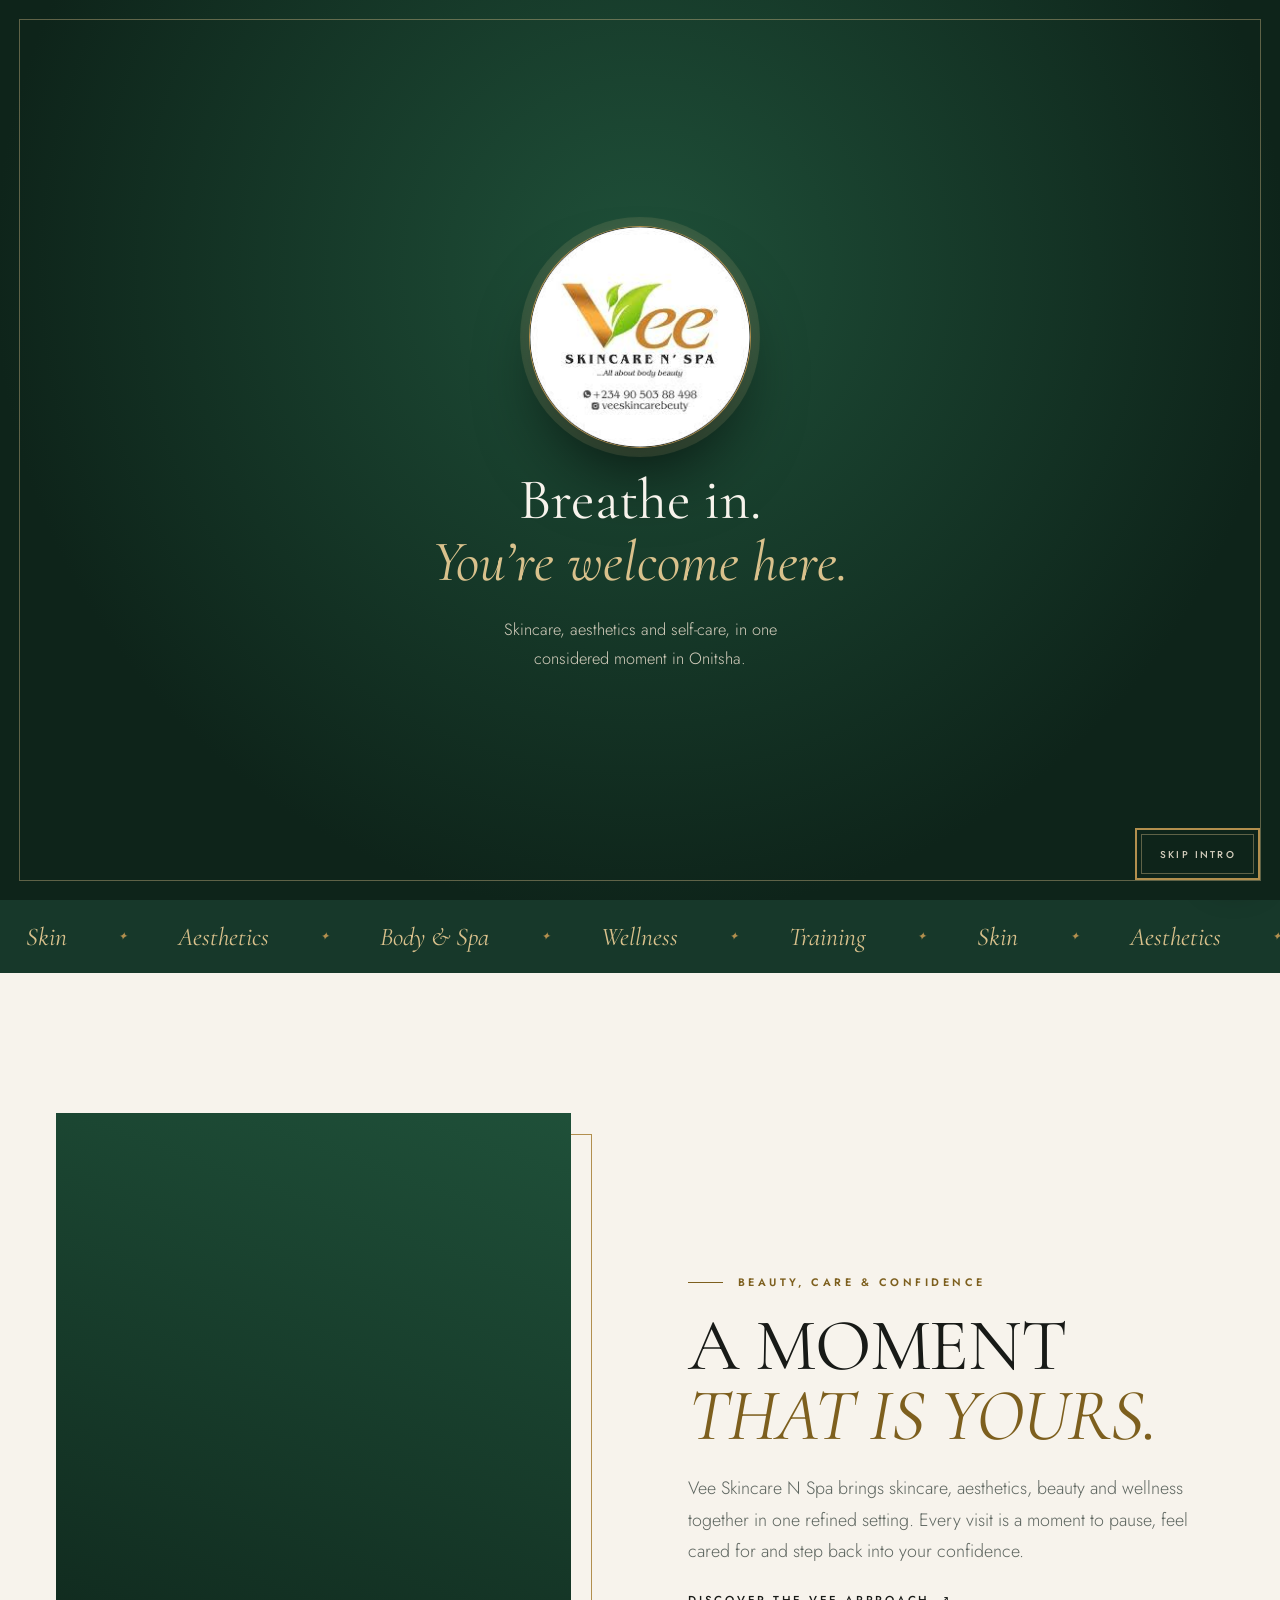
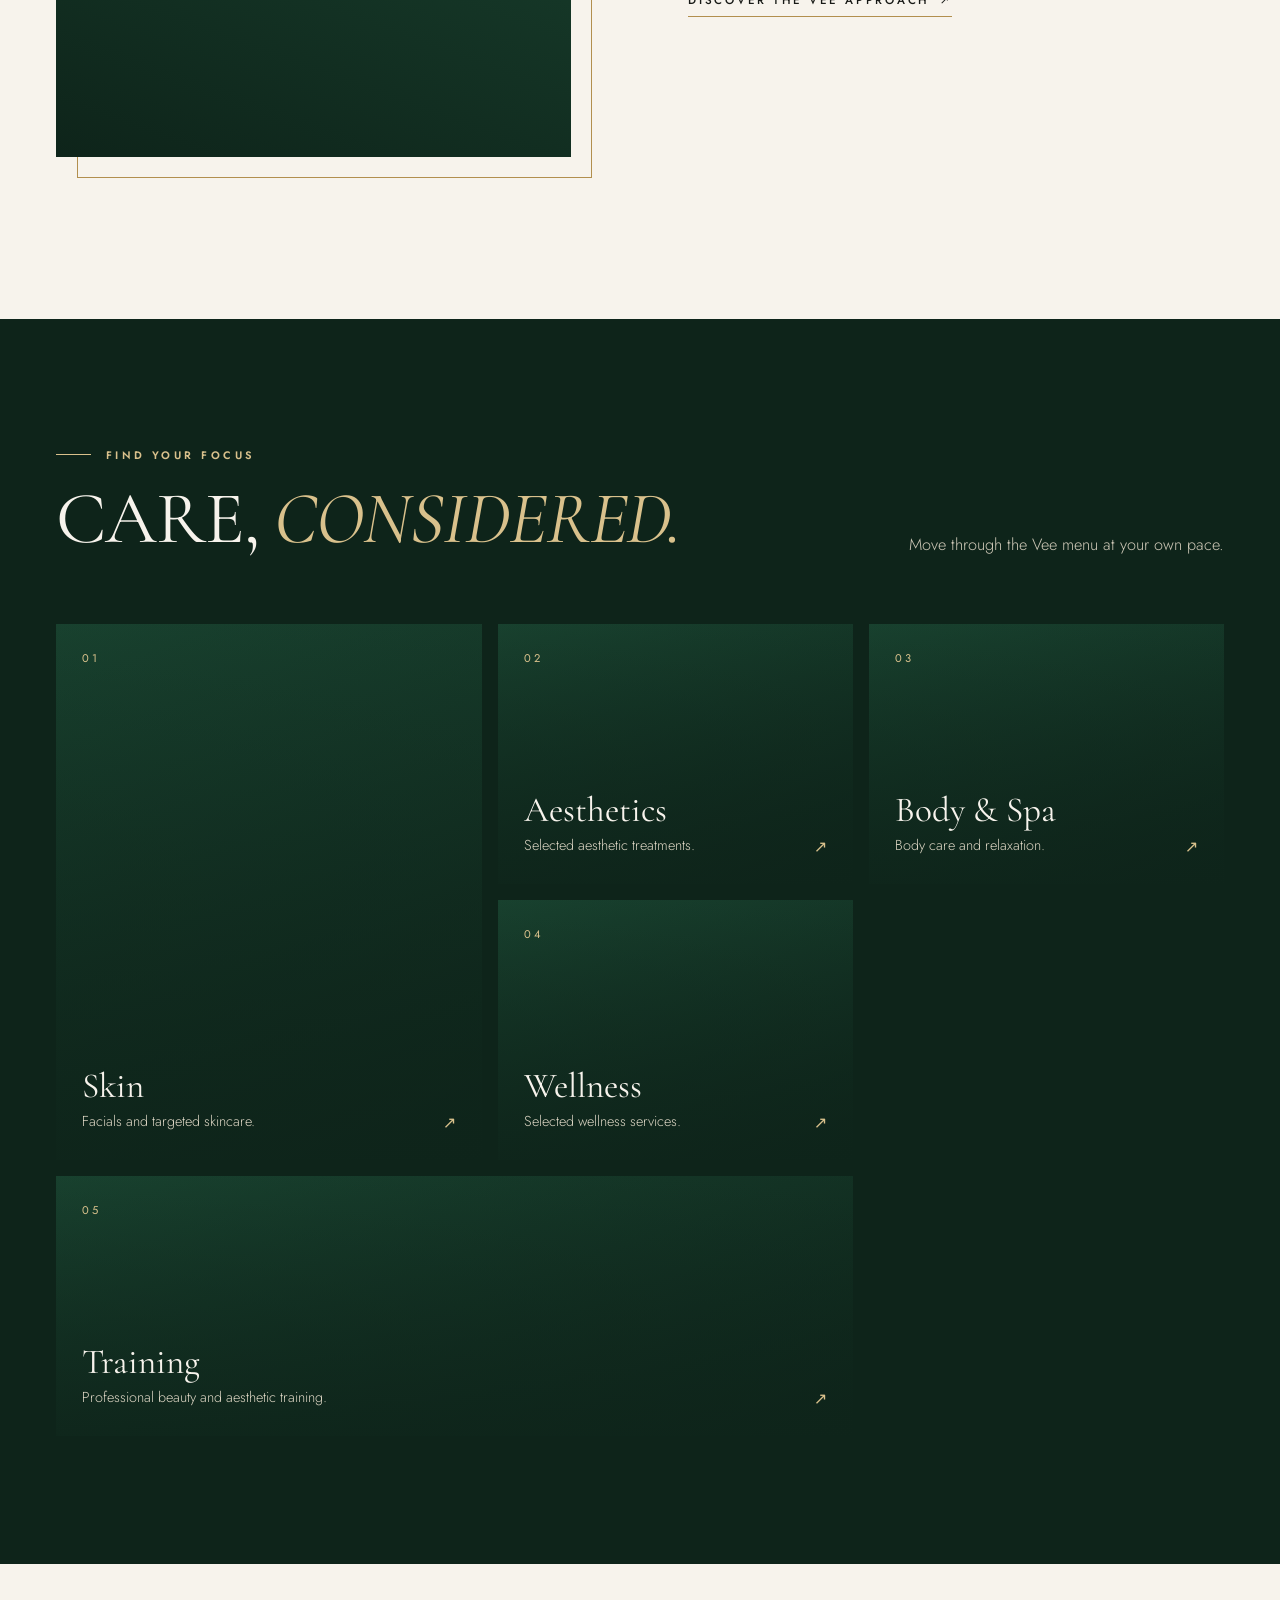
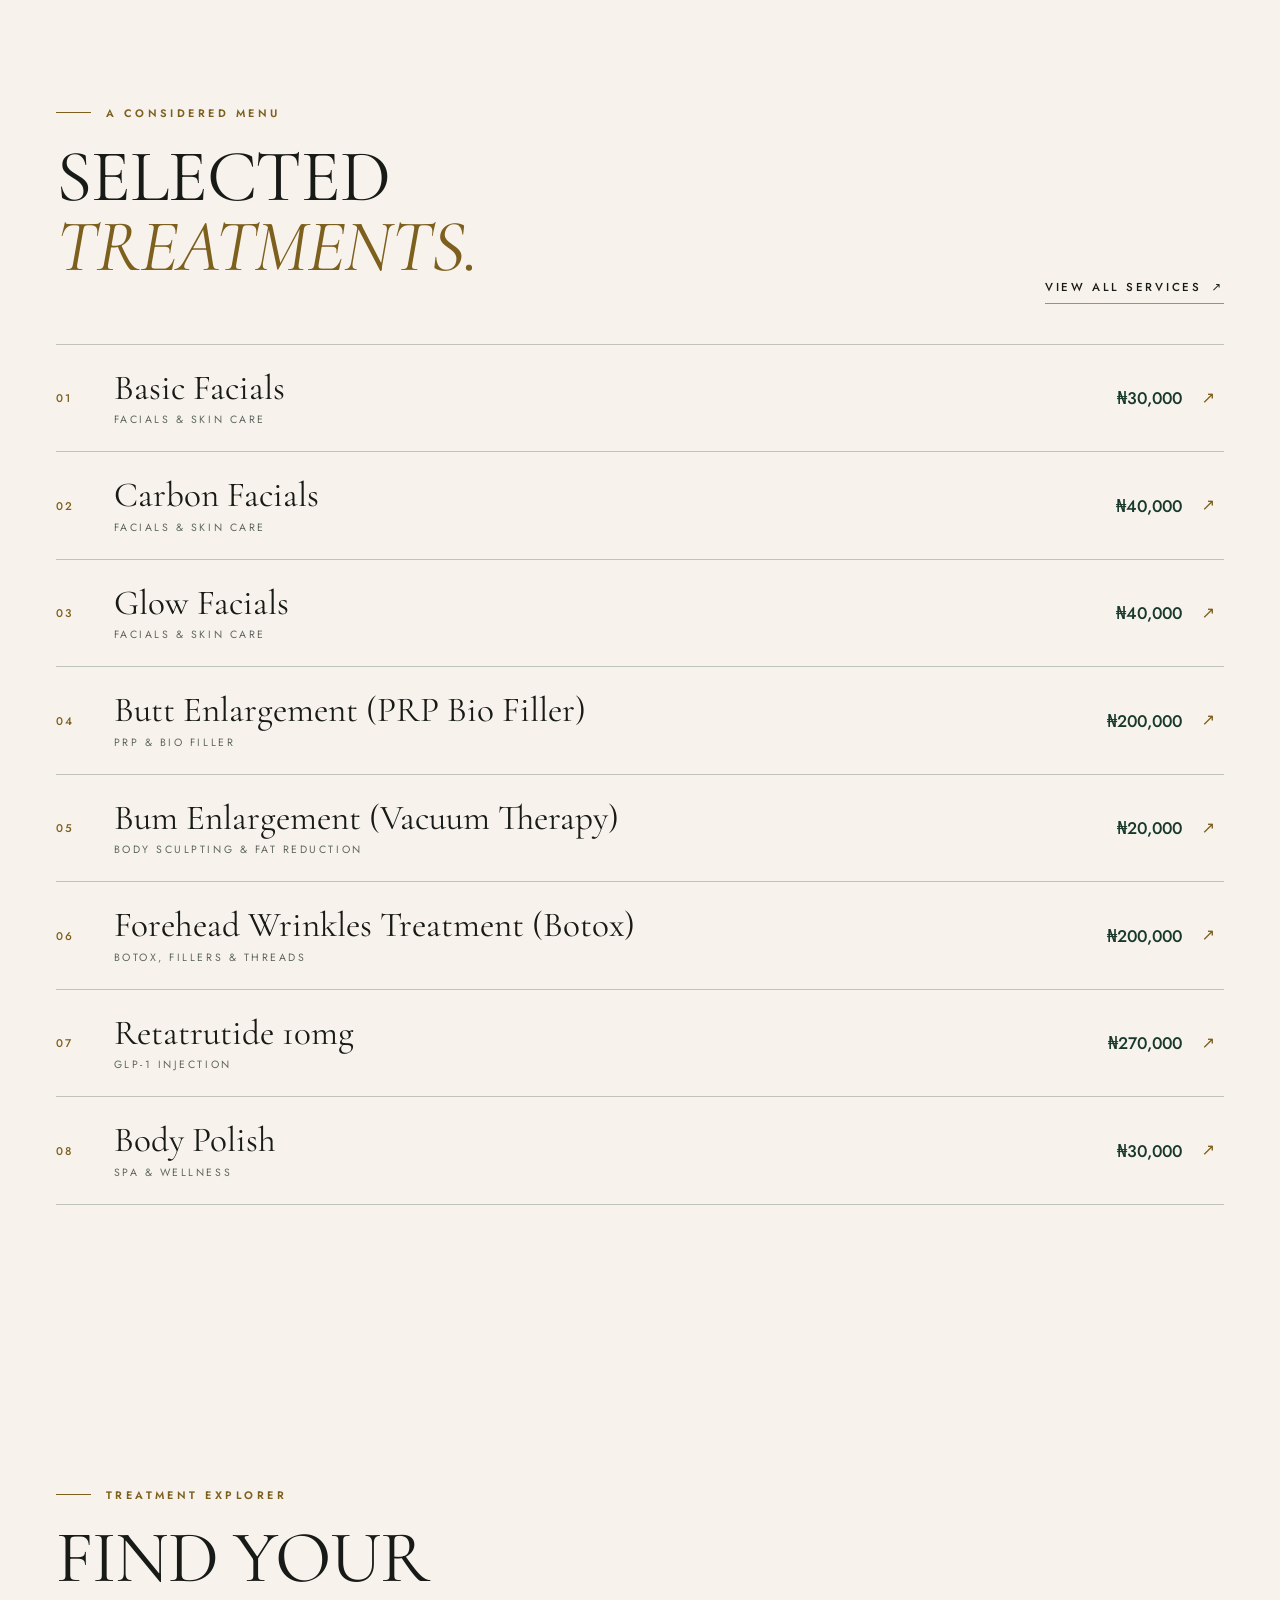
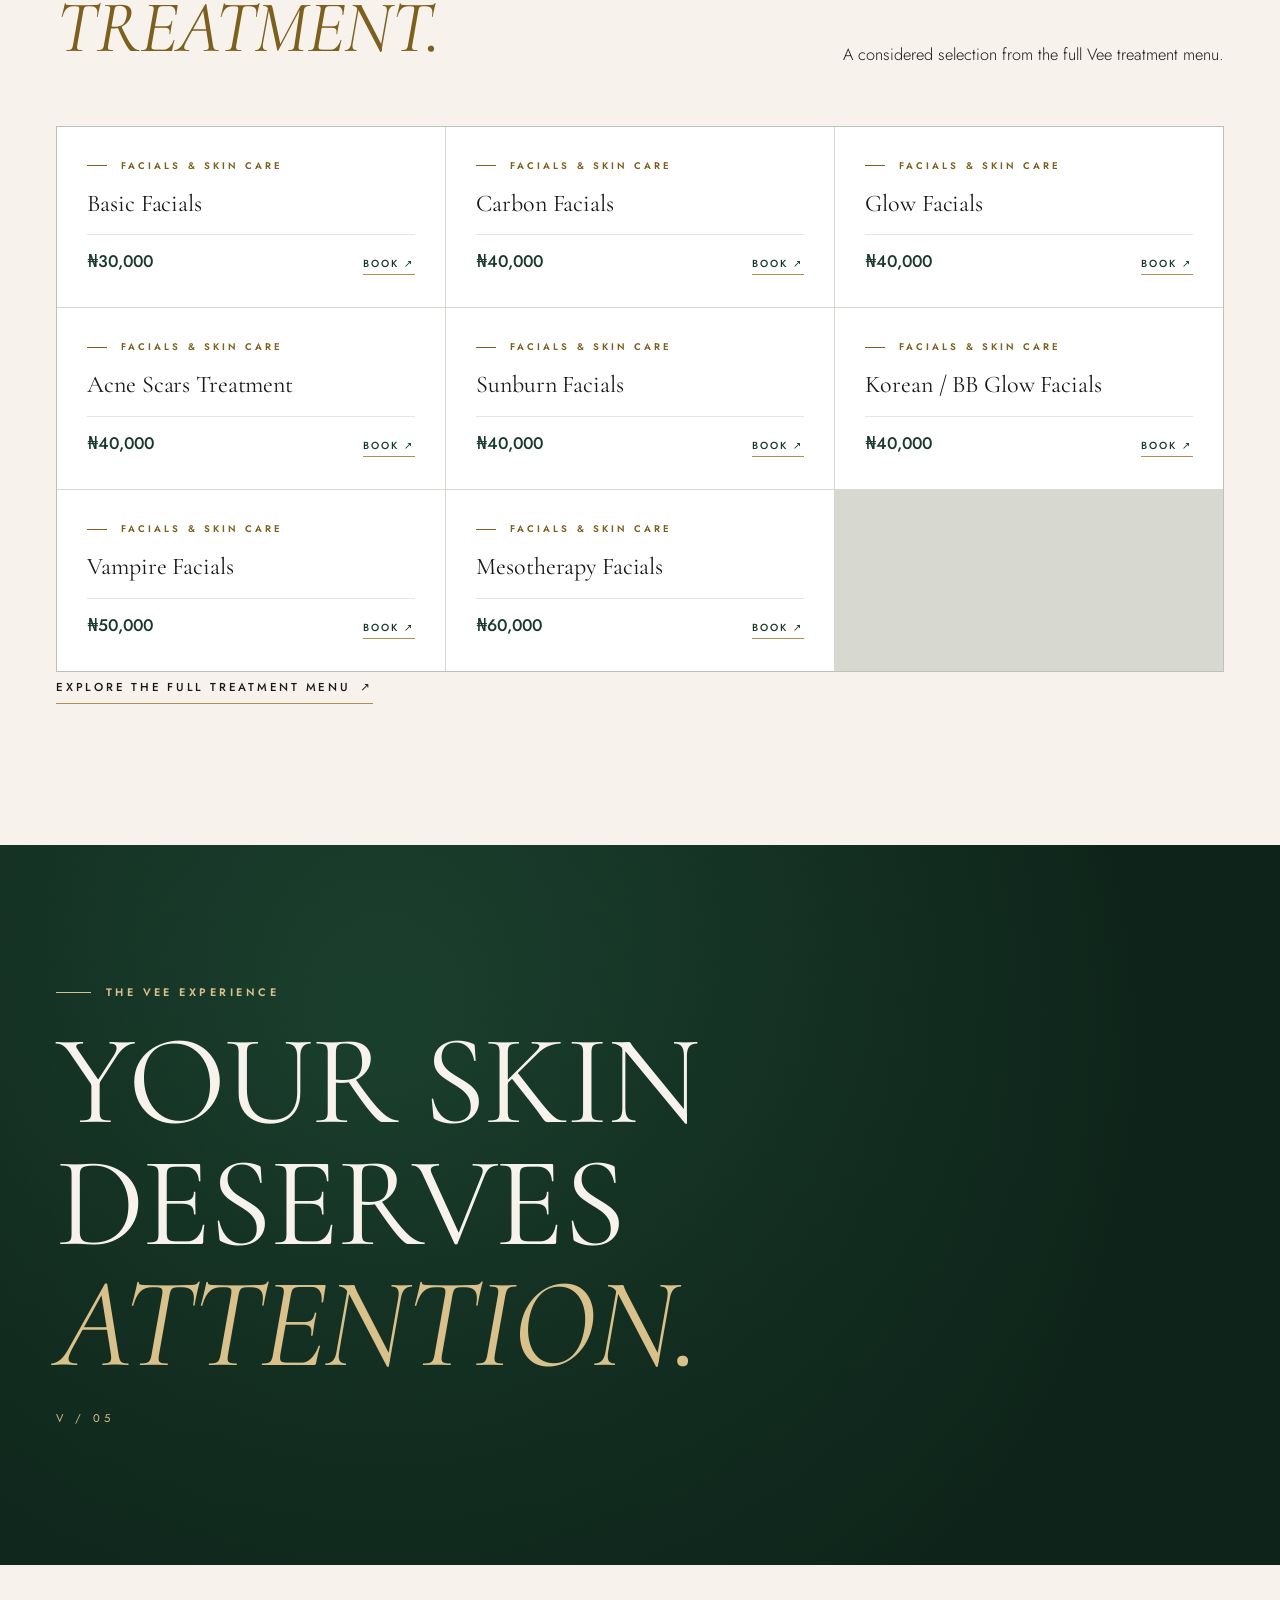
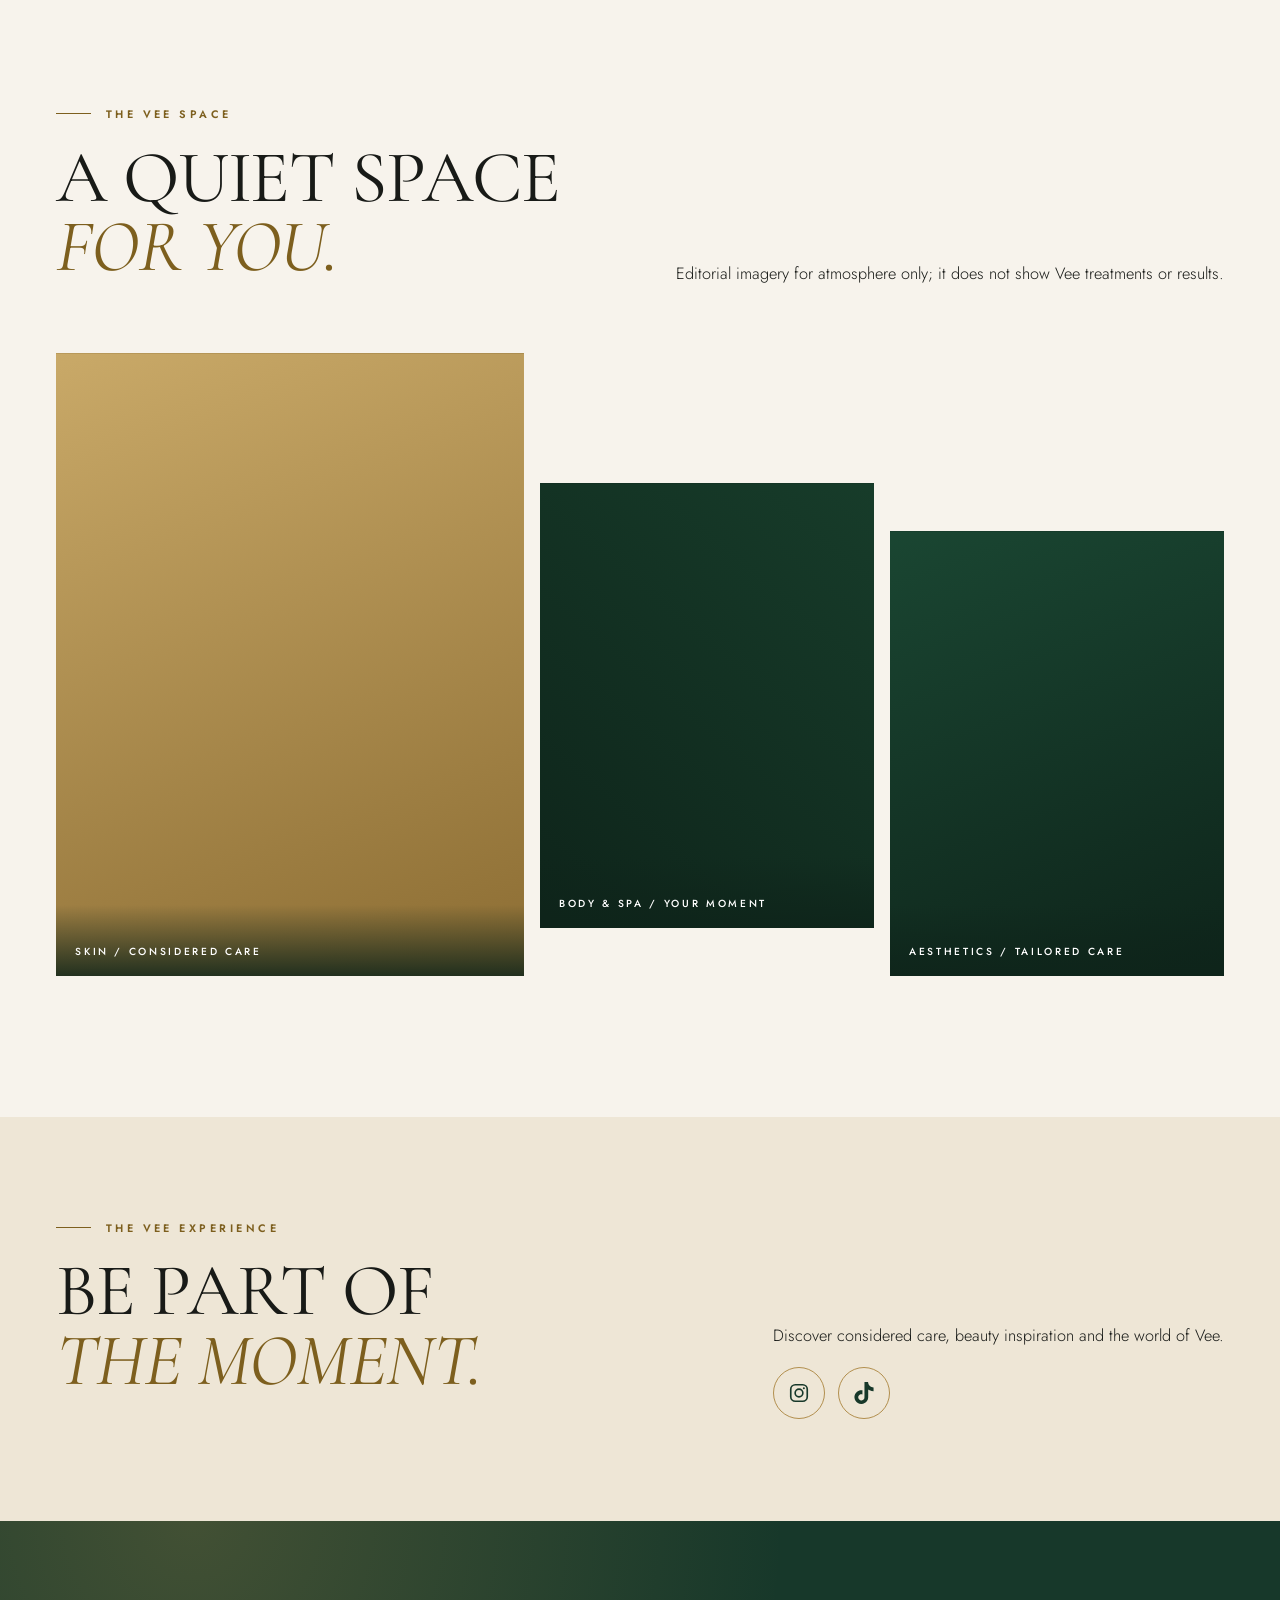
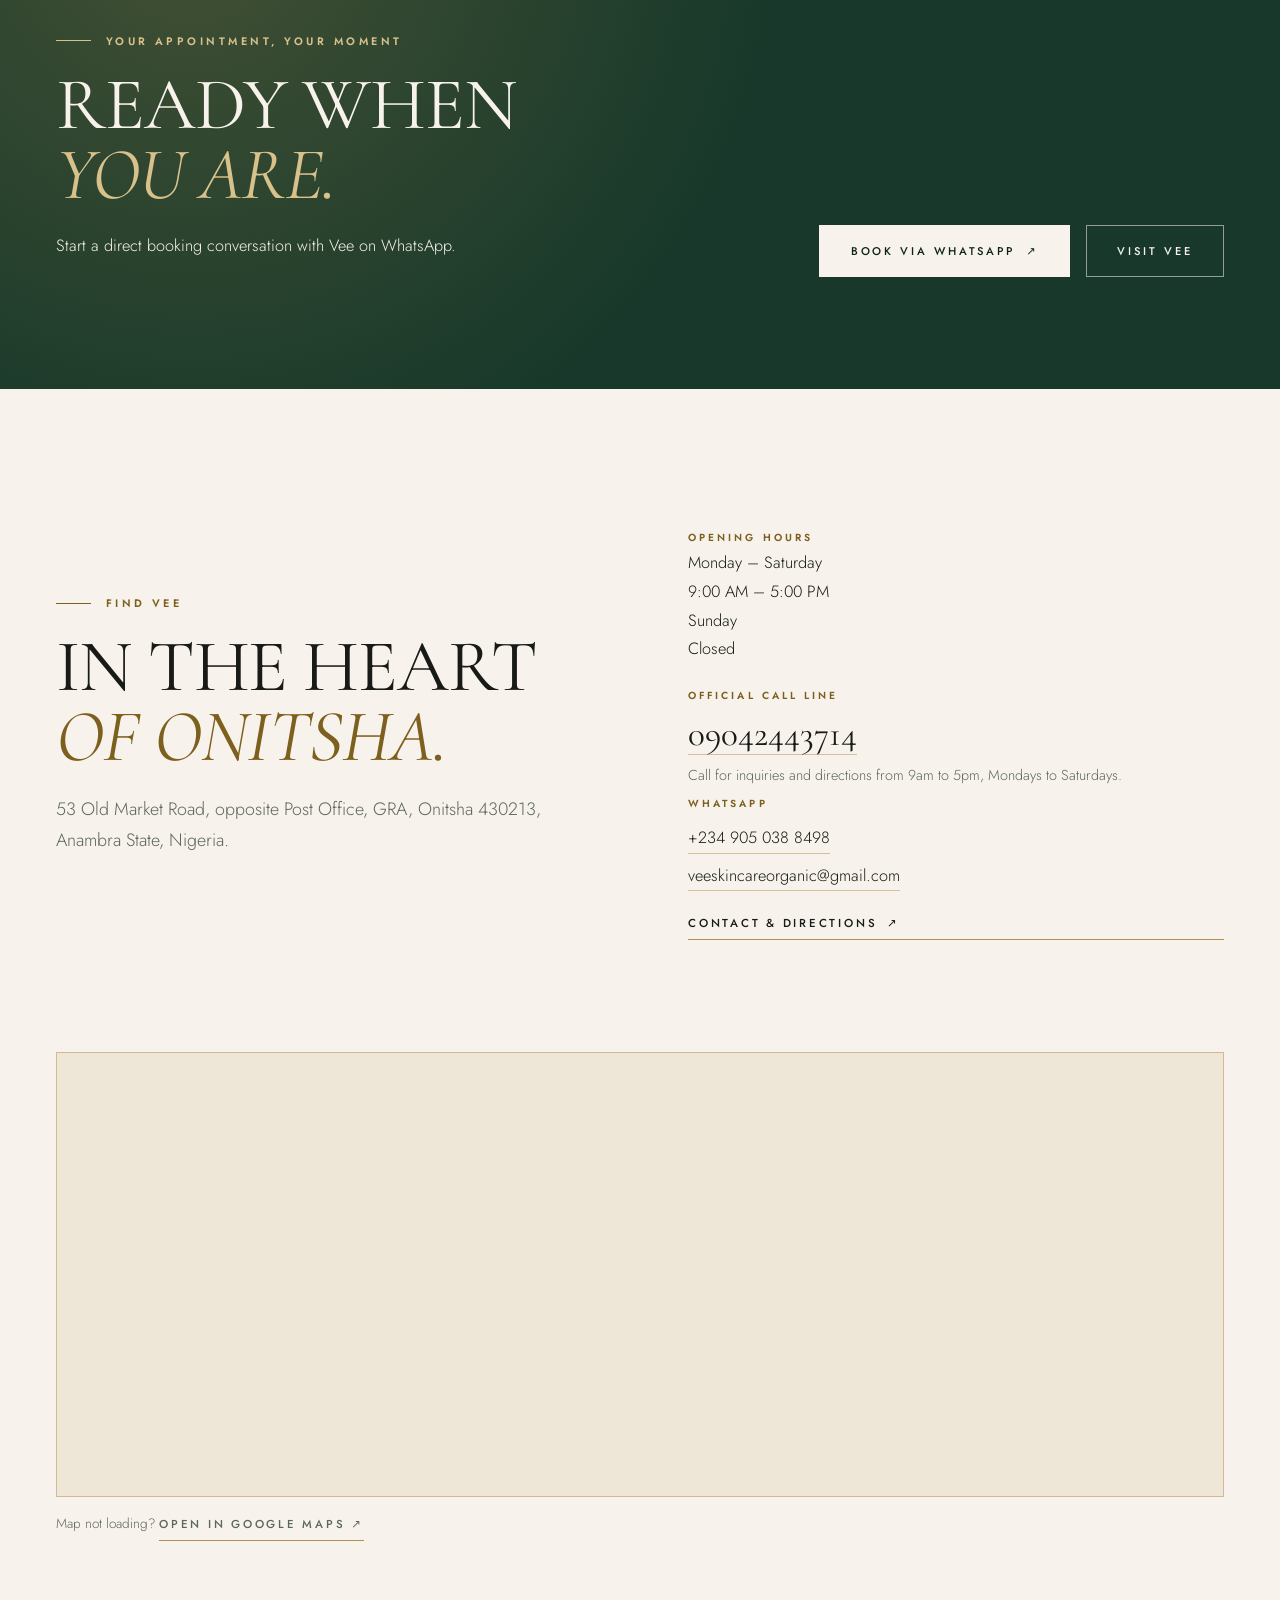
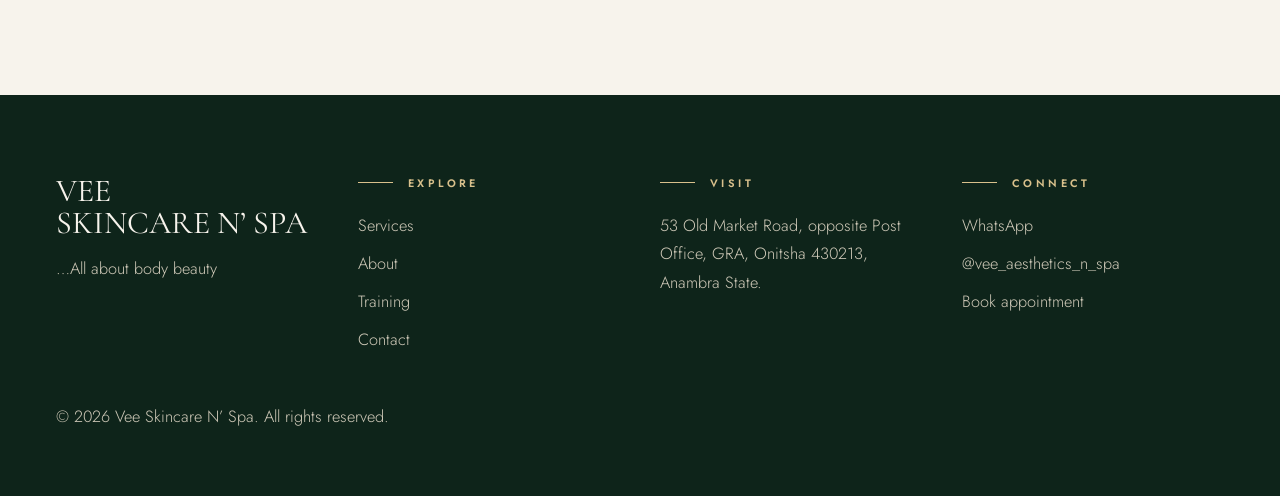
<file: index.html>
<!doctype html>
<html lang="en">
  <head>
    <meta charset="utf-8" />
    <meta name="viewport" content="width=device-width, initial-scale=1" />
    <title>Vee Skincare N’ Spa | Beauty in Onitsha</title>
    <meta
      name="description"
      content="Vee Skincare N’ Spa offers skincare, aesthetics, beauty and spa services in Onitsha."
    />
    <link rel="icon" href="logo.jpg" />
    <link rel="preconnect" href="https://fonts.googleapis.com" /><link rel="preconnect" href="https://fonts.gstatic.com" crossorigin /><link href="https://fonts.googleapis.com/css2?family=Cormorant+Garamond:ital,wght@0,400;0,500;1,400&family=Jost:wght@300;400;500&display=swap" rel="stylesheet" />
    <link rel="stylesheet" href="css/style.css" />
  </head>
  <body>
    <div class="intro" id="intro-screen" role="dialog" aria-label="Welcome to Vee Skincare N’ Spa">
      <div class="intro__inner">
        <div class="intro__logo-wrap">
          <img class="intro__logo" src="logo.jpg" alt="Vee Skincare N’ Spa logo" width="220" height="220" />
        </div>
        <h2 class="intro__title">Breathe in.<br /><em>You’re welcome here.</em></h2>
        <p class="intro__copy">Skincare, aesthetics and self-care, in one considered moment in Onitsha.</p>
      </div>
      <button class="intro__skip" type="button" data-intro-close>Skip intro</button>
    </div>
    <a class="skip-link" href="#main">Skip to content</a>
    <header class="site-header">
      <nav class="nav container" aria-label="Main navigation">
        <a class="brand" href="index.html" aria-label="Vee Skincare N Spa home">
          <img src="logo.jpg" alt="Vee Skincare N Spa logo" />
        </a>
        <div class="nav-links">
          <a href="index.html">Home</a><a href="services.html">Services</a>
          <a href="about.html">About</a><a href="training.html">Training</a>
          <a href="contact.html">Contact</a>
          <a class="button button--nav" data-book target="_blank" rel="noopener">Book appointment</a>
        </div>
        <button class="menu-toggle" type="button" aria-label="Open menu" aria-expanded="false" aria-controls="mobile-navigation">
          <span></span><span></span>
        </button>
      </nav>
    </header>
      <nav class="mobile-menu" id="mobile-navigation" aria-label="Mobile navigation" aria-hidden="true">
        <div class="mobile-menu__inner">
          <p class="eyebrow">Vee Skincare N Spa</p>
          <a href="index.html">Home</a><a href="services.html">Services</a>
          <a href="about.html">About</a><a href="training.html">Training</a>
          <a href="contact.html">Contact</a>
          <a class="button button--light" data-book target="_blank" rel="noopener">Book appointment</a>
        </div>
      </nav>
    <main id="main">
      <section class="hero">
        <div class="hero__image" aria-hidden="true"></div>
        <div class="container hero__content">
          <p class="eyebrow hero__eyebrow">Vee Skincare N Spa · Onitsha</p>
          <h1 class="display hero__title">Your Beauty,<em>Our Passion.</em></h1>
          <p class="hero__copy"><strong>…All about body beauty.</strong> Skincare, aesthetics and self-care brought together in one considered experience, made for the way you want to feel.</p>
          <div class="hero-actions">
            <a class="button button--light" data-book target="_blank" rel="noopener">Book an appointment <span aria-hidden="true">↗</span></a>
            <a class="button button--outline-light" href="services.html">Explore services <span aria-hidden="true">↗</span></a>
          </div>
          <div class="hero__meta"><span>Onitsha, Anambra</span><span>Mon – Sat · 9AM – 5PM</span><span>All about body beauty</span></div>
        </div>
        <a class="hero__scroll" href="#intro" aria-label="Scroll to discover Vee"><span>Scroll to discover</span><i aria-hidden="true"></i></a>
      </section>

      <div class="strip" aria-hidden="true"><div class="strip__track"><div class="strip__group"><span>Skin</span><span>Aesthetics</span><span>Body &amp; Spa</span><span>Wellness</span><span>Training</span></div><div class="strip__group"><span>Skin</span><span>Aesthetics</span><span>Body &amp; Spa</span><span>Wellness</span><span>Training</span></div></div></div>

      <section class="section intro-section" id="intro">
        <div class="container intro-grid">
          <div class="section-marker"><span>02</span><span>Our approach</span></div>
          <div class="photo-frame reveal"><div class="ph ph--spa" role="img" aria-label="Calm spa setting with stones and water"></div></div>
          <div class="intro-copy reveal"><p class="eyebrow">Beauty, care &amp; confidence</p><h2 class="heading">A MOMENT<br /><em>THAT IS YOURS.</em></h2><p class="lede">Vee Skincare N Spa brings skincare, aesthetics, beauty and wellness together in one refined setting. Every visit is a moment to pause, feel cared for and step back into your confidence.</p><a class="text-link" href="about.html">Discover the Vee approach <span aria-hidden="true">↗</span></a></div>
        </div>
      </section>

      <section class="pathways-section">
        <div class="container">
          <div class="section-head section-head--light"><div><p class="eyebrow">Find your focus</p><h2 class="heading">CARE, <em>CONSIDERED.</em></h2></div><p>Move through the Vee menu at your own pace.</p></div>
          <div class="pathways-grid">
            <a class="pathway pathway--tall pathway--skin reveal" href="services.html?category=facials-skin"><span class="pathway__number">01</span><span class="pathway__body"><strong>Skin</strong><small>Facials and targeted skincare.</small><i aria-hidden="true">↗</i></span></a>
            <a class="pathway pathway--aesthetics reveal" href="services.html?category=botox-fillers-threads"><span class="pathway__number">02</span><span class="pathway__body"><strong>Aesthetics</strong><small>Selected aesthetic treatments.</small><i aria-hidden="true">↗</i></span></a>
            <a class="pathway pathway--body reveal" href="services.html?category=body-sculpting"><span class="pathway__number">03</span><span class="pathway__body"><strong>Body &amp; Spa</strong><small>Body care and relaxation.</small><i aria-hidden="true">↗</i></span></a>
            <a class="pathway pathway--wellness reveal" href="services.html?category=spa-other"><span class="pathway__number">04</span><span class="pathway__body"><strong>Wellness</strong><small>Selected wellness services.</small><i aria-hidden="true">↗</i></span></a>
            <a class="pathway pathway--wide pathway--training reveal" href="training.html"><span class="pathway__number">05</span><span class="pathway__body"><strong>Training</strong><small>Professional beauty and aesthetic training.</small><i aria-hidden="true">↗</i></span></a>
          </div>
        </div>
      </section>

      <section class="section treatments-section">
        <div class="container">
          <div class="section-head"><div><p class="eyebrow">A considered menu</p><h2 class="heading">SELECTED<br /><em>TREATMENTS.</em></h2></div><a class="text-link" href="services.html">View all services <span aria-hidden="true">↗</span></a></div>
          <div class="treatment-list" data-treatment-list data-limit="8"></div>
        </div>
      </section>

      <section class="section explorer-section"><div class="container"><div class="section-head"><div><p class="eyebrow">Treatment explorer</p><h2 class="heading">FIND YOUR<br /><em>TREATMENT.</em></h2></div><p class="section-head__aside">A considered selection from the full Vee treatment menu.</p></div><div class="service-grid explorer-grid" data-service-list data-limit="8" aria-live="polite"></div><a class="text-link" href="services.html">Explore the full treatment menu <span aria-hidden="true">↗</span></a></div></section>

      <section class="statement-section"><div class="statement-section__image" aria-hidden="true"></div><div class="container statement-section__content"><p class="eyebrow">The Vee experience</p><h2 class="display">YOUR SKIN<br />DESERVES <em>ATTENTION.</em></h2><span class="statement-section__mark">V / 05</span></div></section>

      <section class="section gallery-section"><div class="container"><div class="section-head"><div><p class="eyebrow">The Vee space</p><h2 class="heading">A QUIET SPACE<br /><em>FOR YOU.</em></h2></div><p class="section-head__aside">Editorial imagery for atmosphere only; it does not show Vee treatments or results.</p></div><div class="gallery gallery--editorial"><figure class="reveal"><div class="ph ph--skin" role="img" aria-label="Skincare products"></div><figcaption>Skin / considered care</figcaption></figure><figure class="reveal"><div class="ph ph--massage" role="img" aria-label="Relaxing spa treatment"></div><figcaption>Body &amp; Spa / your moment</figcaption></figure><figure class="reveal"><div class="ph ph--facial" role="img" aria-label="Facial treatment"></div><figcaption>Aesthetics / tailored care</figcaption></figure></div></div></section>

      <section class="social-section"><div class="container social-section__inner"><div><p class="eyebrow">The Vee experience</p><h2 class="heading">BE PART OF<br /><em>THE MOMENT.</em></h2></div><div><p>Discover considered care, beauty inspiration and the world of Vee.</p><div class="social-links" aria-label="Vee Skincare N’ Spa social links"><a href="https://www.instagram.com/vee_aesthetics_n_spa/" data-icon="instagram" target="_blank" rel="noopener noreferrer" aria-label="Instagram Vee Skincare N’ Spa"></a><a href="https://www.tiktok.com/@veeskincarenspa" data-icon="tiktok" target="_blank" rel="noopener noreferrer" aria-label="TikTok Vee Skincare N’ Spa"></a></div></div></div></section>

      <section class="booking-banner"><div class="container booking-banner__inner"><div><p class="eyebrow">Your appointment, your moment</p><h2 class="heading">READY WHEN<br /><em>YOU ARE.</em></h2><p>Start a direct booking conversation with Vee on WhatsApp.</p></div><div class="booking-banner__actions"><a class="button button--light" data-book target="_blank" rel="noopener">Book via WhatsApp <span aria-hidden="true">↗</span></a><a class="button button--outline-light" href="contact.html">Visit Vee</a></div></div></section>

      <section class="section location-section"><div class="container location-grid"><div class="location-grid__intro"><p class="eyebrow">Find Vee</p><h2 class="heading">IN THE HEART<br /><em>OF ONITSHA.</em></h2><p class="lede">53 Old Market Road, opposite Post Office, GRA, Onitsha 430213, Anambra State, Nigeria.</p></div><div class="location-card"><div><span class="location-card__label">Opening hours</span><p>Monday – Saturday<br />9:00 AM – 5:00 PM</p><p>Sunday<br />Closed</p></div><div class="contact-channel"><span class="location-card__label">Official call line</span><a class="call-number" data-call href="tel:+2349042443714">09042443714</a><p class="call-note">Call for inquiries and directions from 9am to 5pm, Mondays to Saturdays.</p><span class="location-card__label contact-channel__whatsapp">WhatsApp</span><a data-whatsapp target="_blank" rel="noopener noreferrer">+234 905 038 8498</a><a href="mailto:veeskincareorganic@gmail.com">veeskincareorganic@gmail.com</a></div><a class="text-link" href="contact.html">Contact &amp; directions <span aria-hidden="true">↗</span></a></div><div class="location-map"><div class="map-embed"><iframe src="https://www.google.com/maps?q=place_id:ChIJNRGH4NaTQxARjdUnl2yA6rM&amp;output=embed" loading="lazy" referrerpolicy="no-referrer-when-downgrade" allowfullscreen title="Map showing Vee Skincare N’ Spa’s exact location in Onitsha"></iframe></div><p class="map-embed__fallback">Map not loading? <a class="text-link" href="https://www.google.com/maps/dir/?api=1&amp;destination=Vee+Skincare+and+Med+Spa%2C+53+Old+Market+Road%2C+Onitsha&amp;destination_place_id=ChIJNRGH4NaTQxARjdUnl2yA6rM" target="_blank" rel="noopener noreferrer">Open in Google Maps ↗</a></p></div></div></section>
    </main>
    <footer class="footer">
      <div class="container footer-grid">
        <div>
          <h3>VEE<br />SKINCARE N’ SPA</h3>
          <p>…All about body beauty</p>
        </div>
        <div>
          <p class="eyebrow">Explore</p>
          <div class="footer-links">
            <a href="services.html">Services</a><a href="about.html">About</a
            ><a href="training.html">Training</a
            ><a href="contact.html">Contact</a>
          </div>
        </div>
        <div>
          <p class="eyebrow">Visit</p>
          <p>
            53 Old Market Road, opposite Post Office, GRA, Onitsha 430213, Anambra State.
          </p>
        </div>
        <div>
          <p class="eyebrow">Connect</p>
          <div class="footer-links">
            <a data-whatsapp target="_blank" rel="noopener">WhatsApp</a
            ><a href="https://www.instagram.com/vee_aesthetics_n_spa/" target="_blank" rel="noopener noreferrer" aria-label="Vee Skincare N Spa on Instagram">@vee_aesthetics_n_spa</a
            ><a data-book target="_blank" rel="noopener">Book appointment</a>
          </div>
        </div>
      </div>
      <div class="container">
        <p>
          © <span data-year></span> Vee Skincare N’ Spa. All rights reserved.
        </p>
      </div>
    </footer>
    <button class="to-top" type="button" aria-label="Back to top"><svg viewBox="0 0 24 24" fill="none" stroke="currentColor" stroke-width="2" stroke-linecap="round" stroke-linejoin="round"><path d="M12 19V5M5 12l7-7 7 7"/></svg></button>
    <a
      class="whatsapp-float"
      data-whatsapp
      target="_blank"
      rel="noopener"
      aria-label="Chat with Vee Skincare N’ Spa on WhatsApp"
      >WA</a
    >
    <div class="mobile-bar">
      <a class="button" data-book target="_blank" rel="noopener">Book</a
      ><a
        class="button button--ghost"
        data-whatsapp
        target="_blank"
        rel="noopener"
        >WhatsApp</a
      >
    </div>
    <script src="js/data.js"></script>
    <script src="js/script.js"></script>
  </body>
</html>
</file>
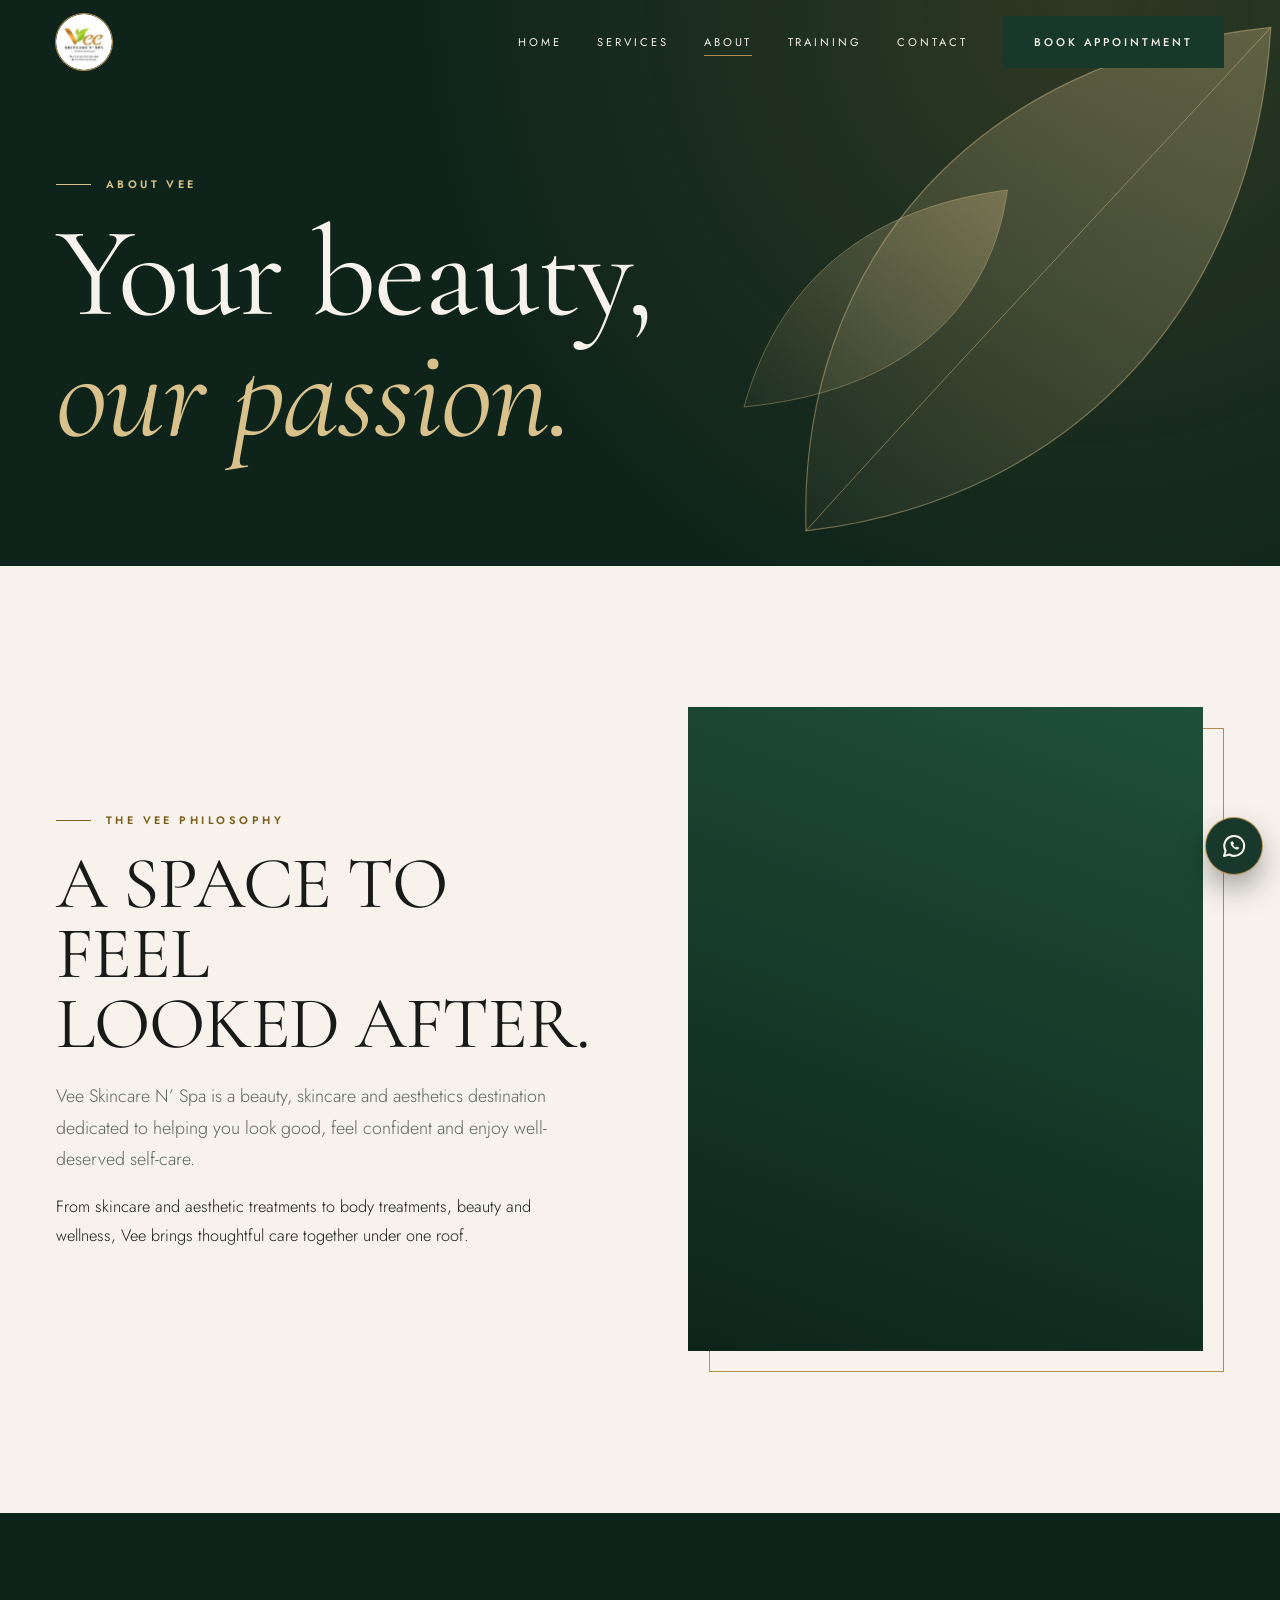
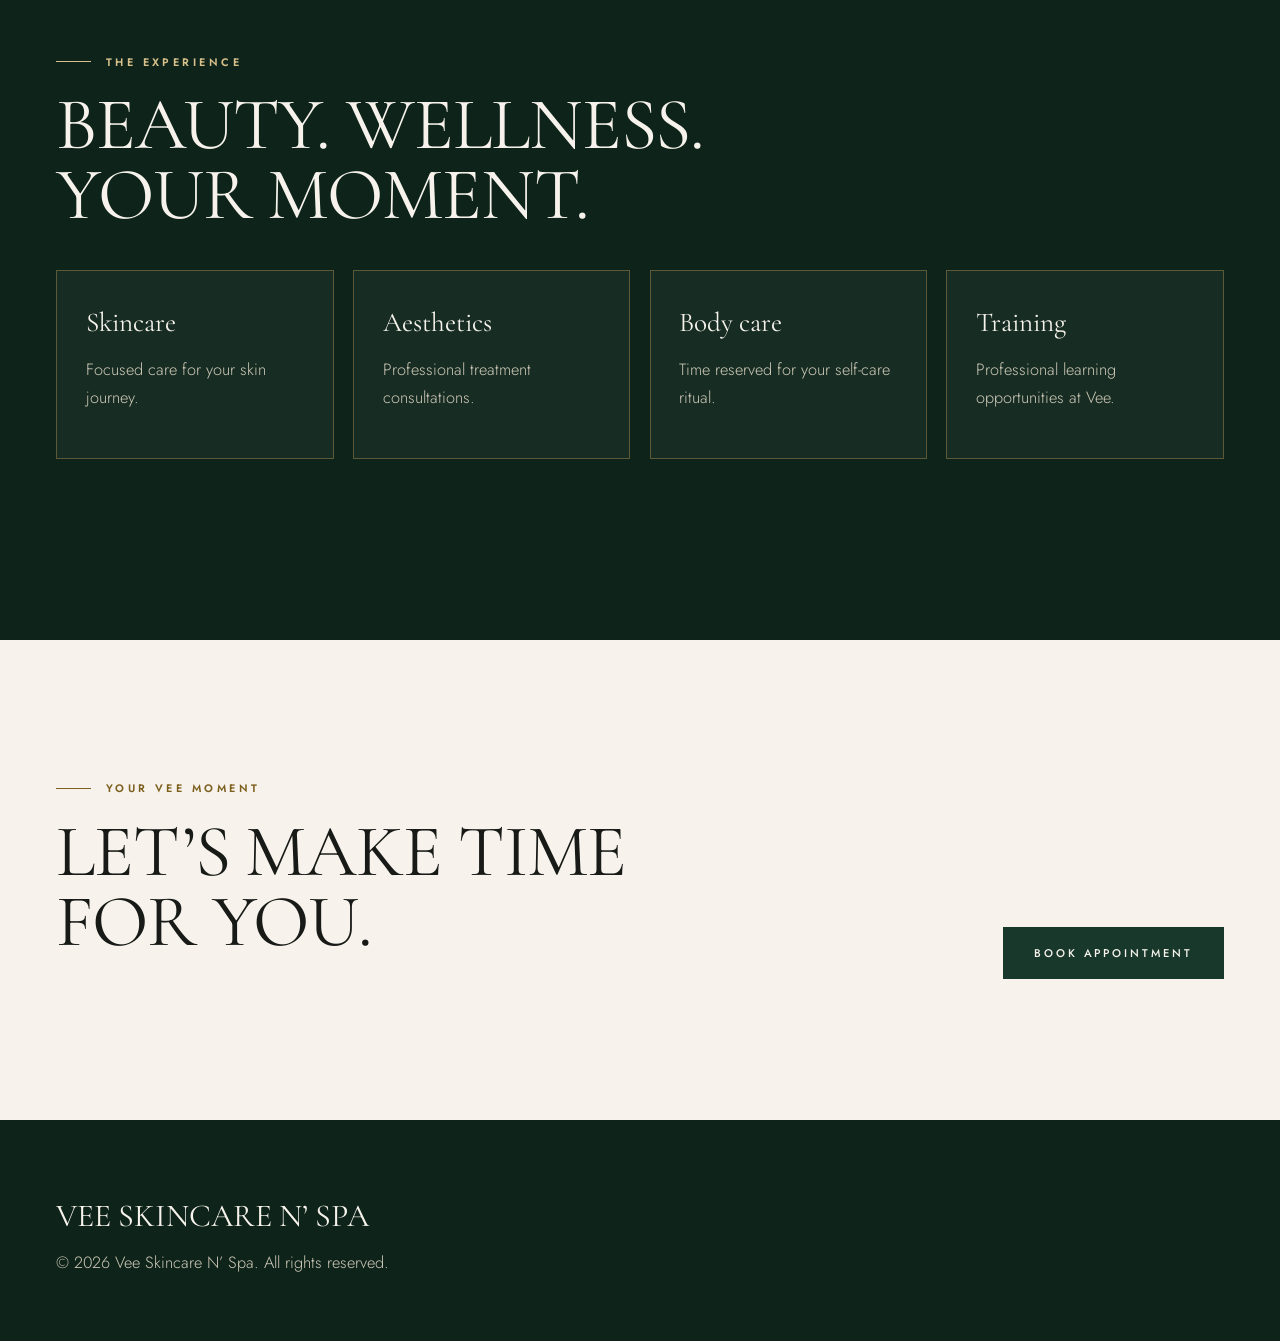
<file: about.html>
<!doctype html>
<html lang="en">
  <head>
    <meta charset="utf-8" />
    <meta name="viewport" content="width=device-width, initial-scale=1" />
    <title>About | Vee Skincare N’ Spa</title>
    <meta
      name="description"
      content="Discover the Vee Skincare N’ Spa experience in Onitsha."
    />
    <link rel="icon" href="logo.jpg" />
    <link rel="preconnect" href="https://fonts.googleapis.com" /><link rel="preconnect" href="https://fonts.gstatic.com" crossorigin /><link href="https://fonts.googleapis.com/css2?family=Cormorant+Garamond:ital,wght@0,400;0,500;1,400&family=Jost:wght@300;400;500&display=swap" rel="stylesheet" />
    <link rel="stylesheet" href="css/style.css" />
  </head>
  <body>
    <a class="skip-link" href="#main">Skip to content</a>
    <header class="site-header inner">
      <nav class="nav container" aria-label="Main navigation">
        <a class="brand" href="index.html"
          ><img src="logo.jpg" alt="Vee Skincare N’ Spa logo"
        /></a>
        <div class="nav-links">
          <a href="index.html">Home</a><a href="services.html">Services</a
          ><a href="about.html">About</a><a href="training.html">Training</a
          ><a href="contact.html">Contact</a
          ><a class="button" data-book target="_blank" rel="noopener"
            >Book appointment</a
          >
        </div>
        <button
          class="menu-toggle"
          type="button"
          aria-label="Open menu"
          aria-expanded="false"
          aria-controls="mobile-navigation"
        ><span></span><span></span></button>
      </nav>
    </header>
      <nav
        class="mobile-menu"
        id="mobile-navigation"
        aria-label="Mobile navigation"
        aria-hidden="true"
      >
        <a href="index.html">Home</a><a href="services.html">Services</a
        ><a href="about.html">About</a><a href="training.html">Training</a
        ><a href="contact.html">Contact</a
        ><a
          class="button button--light"
          data-book
          target="_blank"
          rel="noopener"
          >Book appointment</a
        >
      </nav>

    <main id="main">
      <section class="page-hero">
        <div class="container">
          <p class="eyebrow">About Vee</p>
          <h1 class="display">Your beauty,<br /><em>our passion.</em></h1>
        </div>
      </section>
      <section class="section">
        <div class="container split">
          <div class="reveal">
            <p class="eyebrow">The Vee philosophy</p>
            <h2 class="heading">A SPACE TO FEEL<br />LOOKED AFTER.</h2>
            <p class="lede">
              Vee Skincare N’ Spa is a beauty, skincare and aesthetics
              destination dedicated to helping you look good, feel confident and
              enjoy well-deserved self-care.
            </p>
            <p>
              From skincare and aesthetic treatments to body treatments, beauty
              and wellness, Vee brings thoughtful care together under one roof.
            </p>
          </div>
          <div class="photo-frame reveal">
            <div class="ph ph--spa" role="img" aria-label="Calm spa environment"></div>
          </div>
        </div>
      </section>
      <section class="section dark">
        <div class="container">
          <p class="eyebrow">The experience</p>
          <h2 class="heading">BEAUTY. WELLNESS.<br />YOUR MOMENT.</h2>
          <div class="reasons">
            <div class="reason">
              <h3>Skincare</h3>
              <p>Focused care for your skin journey.</p>
            </div>
            <div class="reason">
              <h3>Aesthetics</h3>
              <p>Professional treatment consultations.</p>
            </div>
            <div class="reason">
              <h3>Body care</h3>
              <p>Time reserved for your self-care ritual.</p>
            </div>
            <div class="reason">
              <h3>Training</h3>
              <p>Professional learning opportunities at Vee.</p>
            </div>
          </div>
        </div>
      </section>
      <section class="section">
        <div class="container cta-panel">
          <div>
            <p class="eyebrow">Your Vee moment</p>
            <h2 class="heading">LET’S MAKE TIME<br />FOR YOU.</h2>
          </div>
          <a
            class="button"
            data-book
            target="_blank"
            rel="noopener"
            >Book appointment</a
          >
        </div>
      </section>
    </main>
    <footer class="footer">
      <div class="container">
        <h3>VEE SKINCARE N’ SPA</h3>
        <p>
          © <span data-year></span> Vee Skincare N’ Spa. All rights reserved.
        </p>
      </div>
    </footer>
    <button class="to-top" type="button" aria-label="Back to top"><svg viewBox="0 0 24 24" fill="none" stroke="currentColor" stroke-width="2" stroke-linecap="round" stroke-linejoin="round"><path d="M12 19V5M5 12l7-7 7 7"/></svg></button>
    <a
      class="whatsapp-float"
      data-whatsapp
      target="_blank"
      rel="noopener"
      aria-label="Chat on WhatsApp"
      >WA</a
    >
    <div class="mobile-bar">
      <a class="button" data-book target="_blank" rel="noopener">Book</a
      ><a
        class="button button--ghost"
        data-whatsapp
        target="_blank"
        rel="noopener"
        >WhatsApp</a
      >
    </div>
    <script src="js/data.js"></script>
    <script src="js/script.js"></script>
  </body>
</html>
</file>
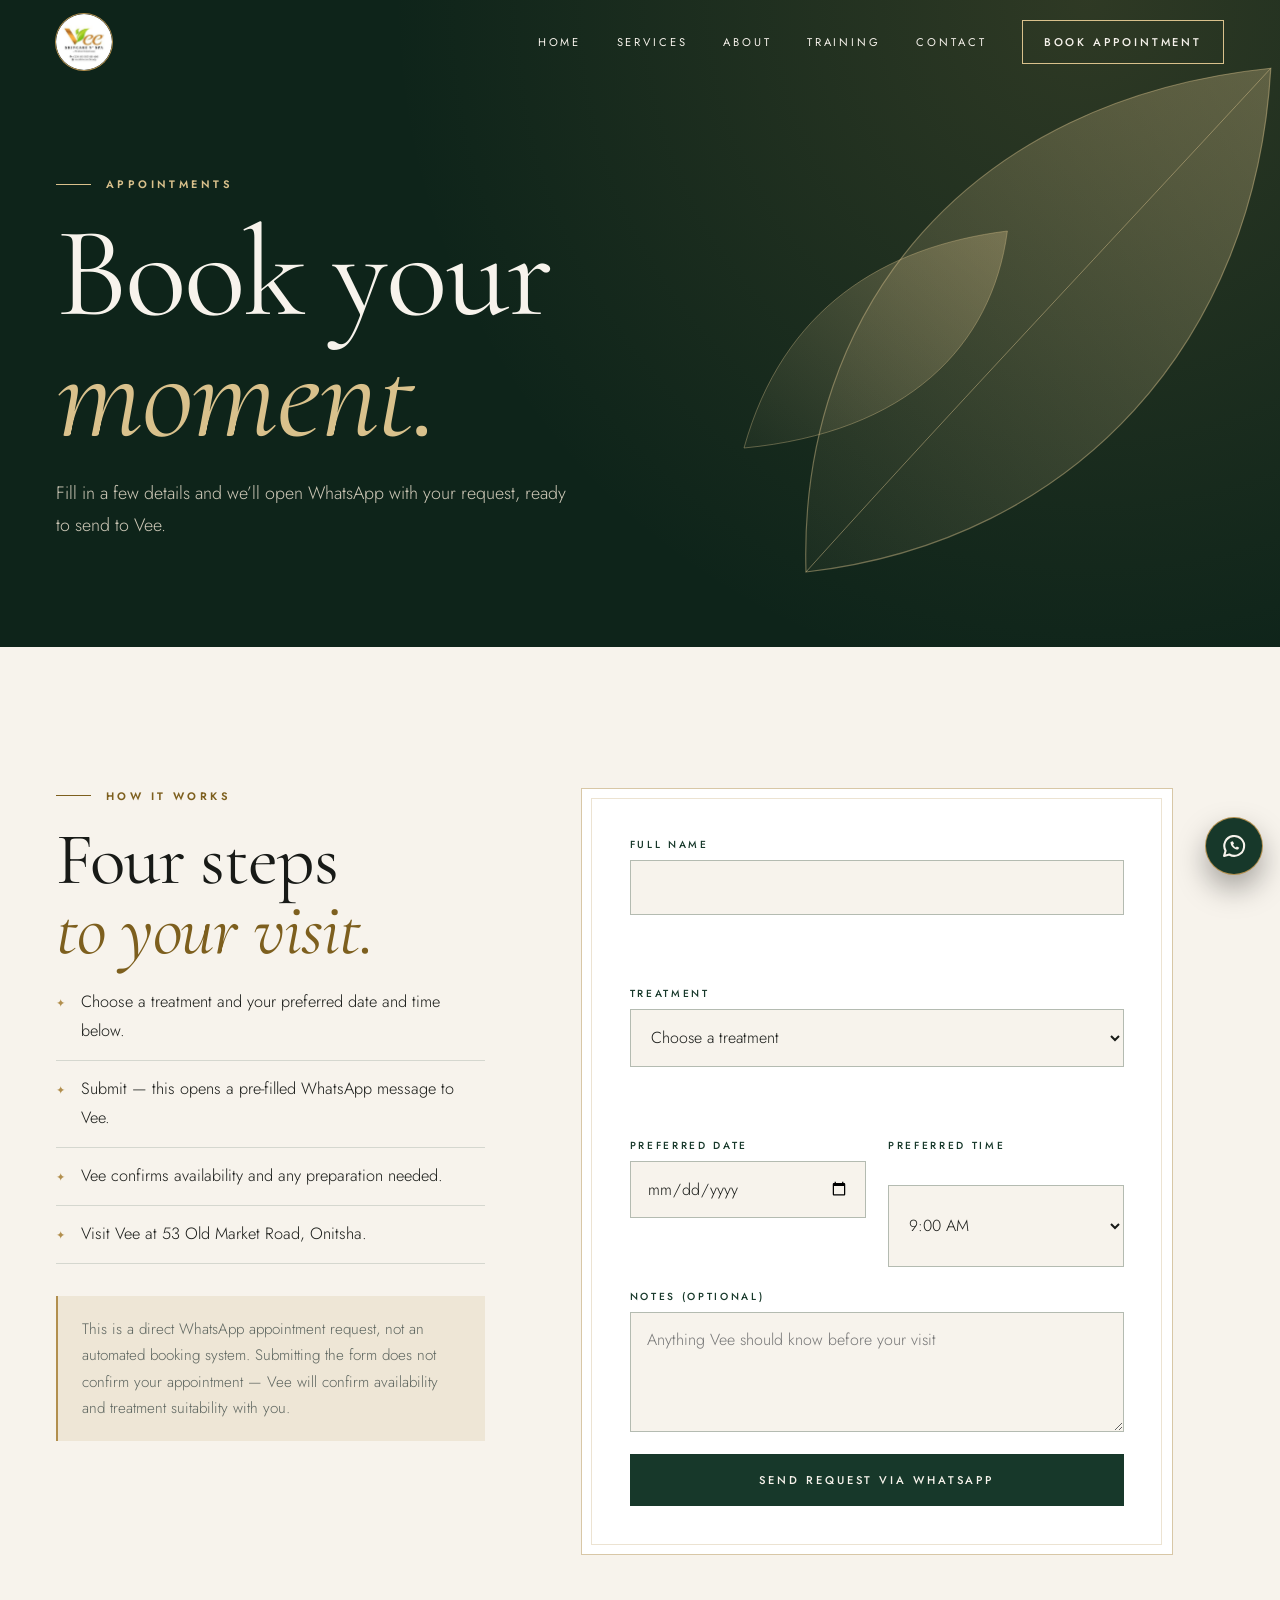
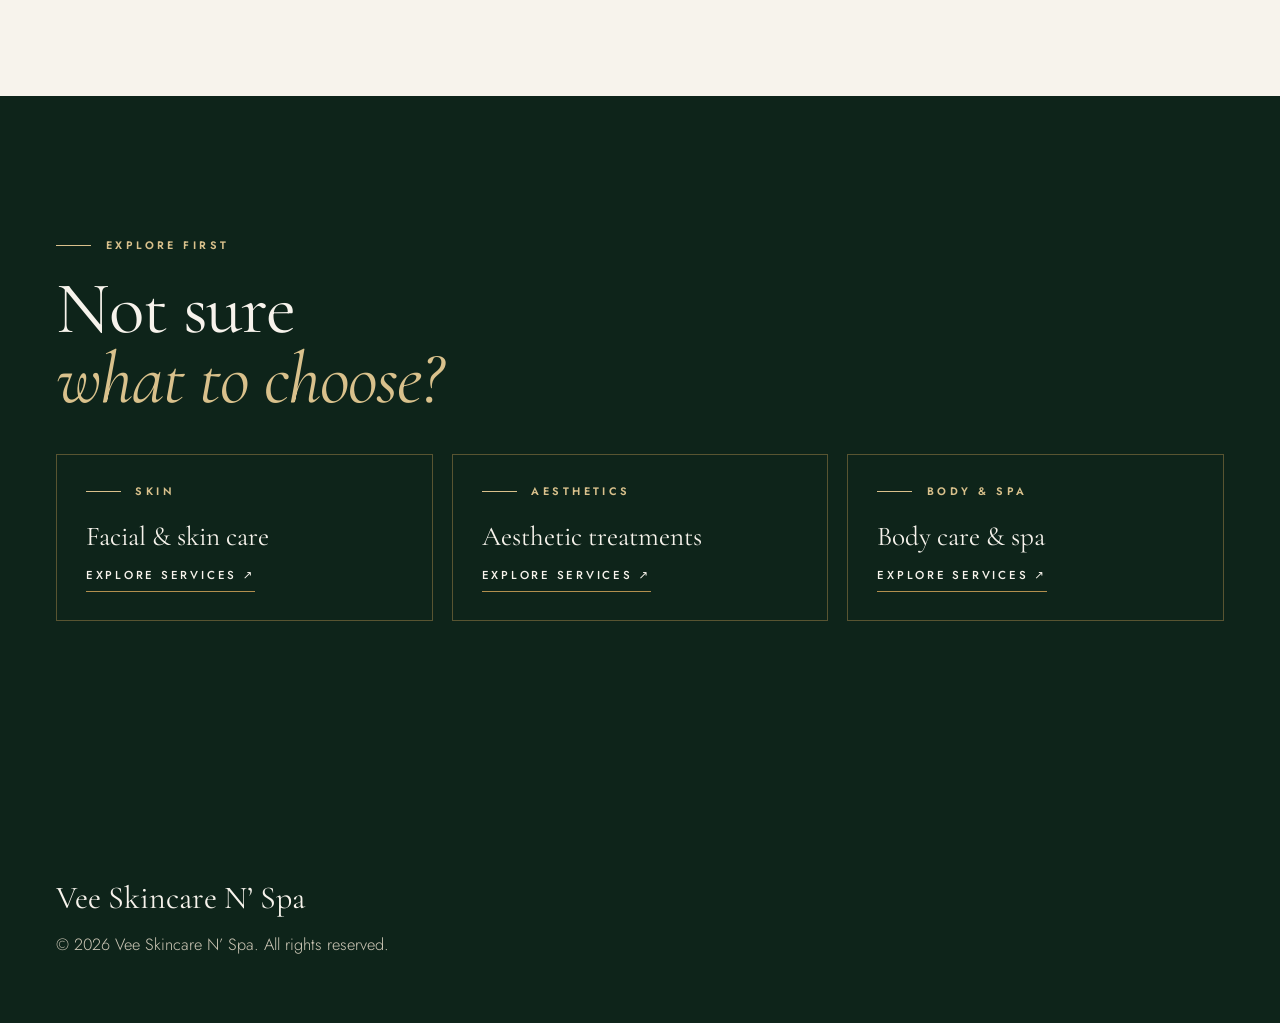
<file: booking.html>
<!doctype html>
<html lang="en">
  <head>
    <meta charset="utf-8" />
    <meta name="viewport" content="width=device-width, initial-scale=1" />
    <title>Book an Appointment | Vee Skincare N’ Spa</title>
    <meta name="description" content="Request an appointment with Vee Skincare N’ Spa in Onitsha." />
    <link rel="icon" href="logo.jpg" />
    <link rel="preconnect" href="https://fonts.googleapis.com" /><link rel="preconnect" href="https://fonts.gstatic.com" crossorigin />
    <link href="https://fonts.googleapis.com/css2?family=Cormorant+Garamond:ital,wght@0,400;0,500;1,400&family=Jost:wght@300;400;500&display=swap" rel="stylesheet" />
    <link rel="stylesheet" href="css/style.css" />
  </head>
  <body>
    <a class="skip-link" href="#main">Skip to content</a>
    <header class="site-header">
      <nav class="nav container" aria-label="Main navigation">
        <a class="brand" href="index.html"><img src="logo.jpg" alt="Vee Skincare N’ Spa logo" /></a>
        <div class="nav-links">
          <a href="index.html">Home</a><a href="services.html">Services</a><a href="about.html">About</a><a href="training.html">Training</a><a href="contact.html">Contact</a>
          <a class="button button--nav" data-book href="booking.html">Book appointment</a>
        </div>
        <button class="menu-toggle" type="button" aria-label="Open menu" aria-expanded="false" aria-controls="mobile-navigation"><span></span><span></span></button>
      </nav>
    </header>
      <nav class="mobile-menu" id="mobile-navigation" aria-label="Mobile navigation" aria-hidden="true">
        <div class="mobile-menu__inner">
          <p class="eyebrow">Vee Skincare N Spa</p>
          <a href="index.html">Home</a><a href="services.html">Services</a><a href="about.html">About</a><a href="training.html">Training</a><a href="contact.html">Contact</a>
          <a class="button button--light" data-book href="booking.html">Book appointment</a>
        </div>
      </nav>
    <main id="main">
      <section class="page-hero">
        <div class="container">
          <p class="eyebrow">Appointments</p>
          <h1 class="display">Book your<br /><em>moment.</em></h1>
          <p class="lede">Fill in a few details and we’ll open WhatsApp with your request, ready to send to Vee.</p>
        </div>
      </section>
      <section class="section">
        <div class="container form-wrap">
          <div>
            <p class="eyebrow">How it works</p>
            <h2 class="heading">Four steps<br /><em>to your visit.</em></h2>
            <ul class="checklist">
              <li>Choose a treatment and your preferred date and time below.</li>
              <li>Submit — this opens a pre-filled WhatsApp message to Vee.</li>
              <li>Vee confirms availability and any preparation needed.</li>
              <li>Visit Vee at 53 Old Market Road, Onitsha.</li>
            </ul>
            <div class="notice">This is a direct WhatsApp appointment request, not an automated booking system. Submitting the form does not confirm your appointment — Vee will confirm availability and treatment suitability with you.</div>
          </div>
          <form class="form" data-booking-form novalidate>
            <div class="form-grid">
              <div class="field field--full">
                <label for="f-name">Full name</label>
                <input id="f-name" name="name" type="text" autocomplete="name" required />
                <p class="field-error" aria-live="polite"></p>
              </div>
              <div class="field field--full">
                <label for="f-service">Treatment</label>
                <select id="f-service" name="service" required>
                  <option value="" selected disabled>Choose a treatment</option>
                </select>
                <p class="field-error" aria-live="polite"></p>
              </div>
              <div class="field">
                <label for="f-date">Preferred date</label>
                <input id="f-date" name="date" type="date" required />
                <p class="field-error" aria-live="polite"></p>
              </div>
              <div class="field">
                <label for="f-time">Preferred time</label>
                <select id="f-time" name="time">
                  <option>9:00 AM</option><option>10:00 AM</option><option>11:00 AM</option><option>12:00 PM</option>
                  <option>1:00 PM</option><option>2:00 PM</option><option>3:00 PM</option><option>4:00 PM</option>
                </select>
              </div>
              <div class="field field--full">
                <label for="f-notes">Notes (optional)</label>
                <textarea id="f-notes" name="notes" placeholder="Anything Vee should know before your visit"></textarea>
              </div>
            </div>
            <button class="button" type="submit">Send request via WhatsApp</button>
            <p class="form-status" hidden></p>
          </form>
        </div>
      </section>
      <section class="section dark">
        <div class="container">
          <p class="eyebrow">Explore first</p>
          <h2 class="heading">Not sure<br /><em>what to choose?</em></h2>
          <div class="booking-choice">
            <article><p class="eyebrow">Skin</p><h3>Facial &amp; skin care</h3><a class="text-link" href="services.html?category=facials-skin">Explore services ↗</a></article>
            <article><p class="eyebrow">Aesthetics</p><h3>Aesthetic treatments</h3><a class="text-link" href="services.html?category=botox-fillers-threads">Explore services ↗</a></article>
            <article><p class="eyebrow">Body &amp; Spa</p><h3>Body care &amp; spa</h3><a class="text-link" href="services.html?category=body-sculpting">Explore services ↗</a></article>
          </div>
        </div>
      </section>
    </main>
    <footer class="footer">
      <div class="container"><h3>Vee Skincare N’ Spa</h3><p>© <span data-year></span> Vee Skincare N’ Spa. All rights reserved.</p></div>
    </footer>
    <button class="to-top" type="button" aria-label="Back to top"><svg viewBox="0 0 24 24" fill="none" stroke="currentColor" stroke-width="2" stroke-linecap="round" stroke-linejoin="round"><path d="M12 19V5M5 12l7-7 7 7"/></svg></button>
    <a class="whatsapp-float" data-whatsapp aria-label="Chat on WhatsApp"></a>
    <div class="mobile-bar"><a class="button" data-book href="booking.html">Book</a><a class="button button--ghost" data-whatsapp>WhatsApp</a></div>
    <script>window.VEE_DATA_URL=1;</script>
    <script src="js/data.js"></script>
    <script src="js/script.js"></script>
  </body>
</html>
</file>
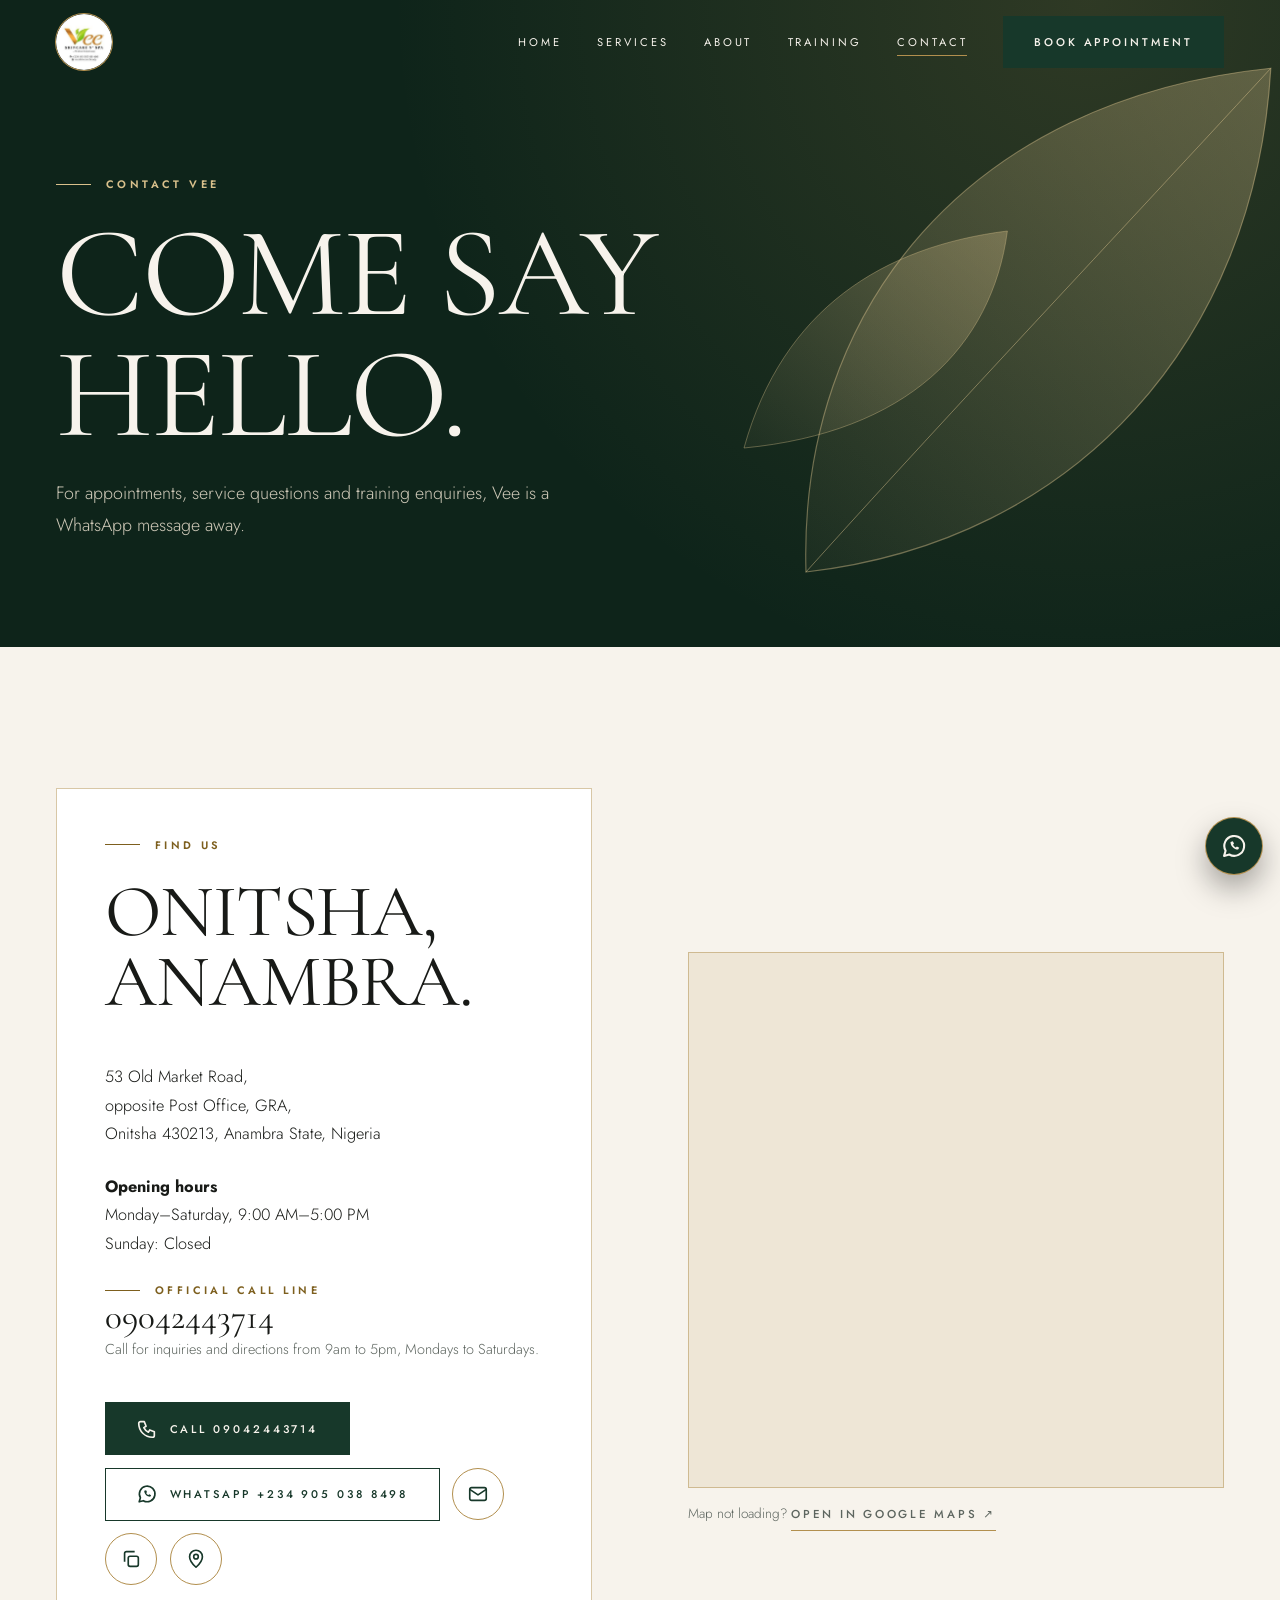
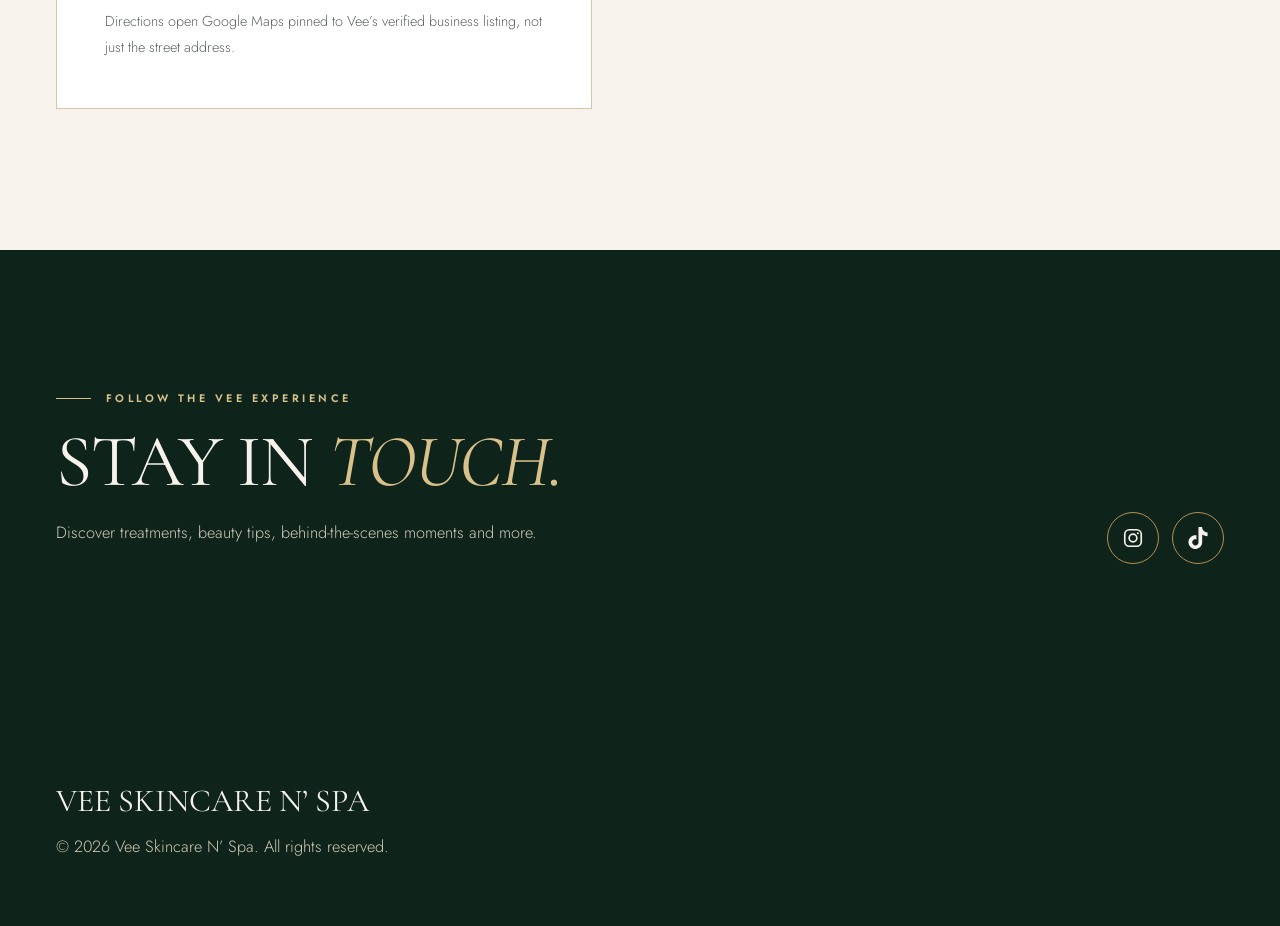
<file: contact.html>
<!doctype html>
<html lang="en">
  <head>
    <meta charset="utf-8" />
    <meta name="viewport" content="width=device-width, initial-scale=1" />
    <title>Contact | Vee Skincare N’ Spa</title>
    <meta
      name="description"
      content="Contact Vee Skincare N’ Spa in Onitsha."
    />
    <link rel="icon" href="logo.jpg" />
    <link rel="preconnect" href="https://fonts.googleapis.com" /><link rel="preconnect" href="https://fonts.gstatic.com" crossorigin /><link href="https://fonts.googleapis.com/css2?family=Cormorant+Garamond:ital,wght@0,400;0,500;1,400&family=Jost:wght@300;400;500&display=swap" rel="stylesheet" />
    <link rel="stylesheet" href="css/style.css" />
  </head>
  <body>
    <a class="skip-link" href="#main">Skip to content</a>
    <header class="site-header inner">
      <nav class="nav container" aria-label="Main navigation">
        <a class="brand" href="index.html"
          ><img src="logo.jpg" alt="Vee Skincare N’ Spa logo"
        /></a>
        <div class="nav-links">
          <a href="index.html">Home</a><a href="services.html">Services</a
          ><a href="about.html">About</a><a href="training.html">Training</a
          ><a href="contact.html">Contact</a
          ><a class="button" data-book target="_blank" rel="noopener"
            >Book appointment</a
          >
        </div>
        <button
          class="menu-toggle"
          type="button"
          aria-label="Open menu"
          aria-expanded="false"
          aria-controls="mobile-navigation"
        ><span></span><span></span></button>
      </nav>
    </header>
      <nav
        class="mobile-menu"
        id="mobile-navigation"
        aria-label="Mobile navigation"
        aria-hidden="true"
      >
        <a href="index.html">Home</a><a href="services.html">Services</a
        ><a href="about.html">About</a><a href="training.html">Training</a
        ><a href="contact.html">Contact</a
        ><a
          class="button button--light"
          data-book
          target="_blank"
          rel="noopener"
          >Book appointment</a
        >
      </nav>

    <main id="main">
      <section class="page-hero">
        <div class="container">
          <p class="eyebrow">Contact Vee</p>
          <h1 class="display">COME SAY HELLO.</h1>
          <p class="lede">
            For appointments, service questions and training enquiries, Vee is a
            WhatsApp message away.
          </p>
        </div>
      </section>
      <section class="section" id="directions">
        <div class="container contact-block">
          <div class="contact-card">
            <p class="eyebrow">Find us</p>
            <h2 class="heading">ONITSHA,<br />ANAMBRA.</h2>
            <p>53 Old Market Road,<br />opposite Post Office, GRA,<br />Onitsha 430213, Anambra State, Nigeria</p>
            <p>
              <strong>Opening hours</strong><br />Monday–Saturday, 9:00 AM–5:00
              PM<br />Sunday: Closed
            </p>
            <div class="contact-call-line"><p class="eyebrow">Official call line</p><a class="call-number" data-call href="tel:+2349042443714">09042443714</a><p class="call-note">Call for inquiries and directions from 9am to 5pm, Mondays to Saturdays.</p></div>
            <div class="contact-actions"><a class="button" data-call data-icon="phone" href="tel:+2349042443714">Call 09042443714</a><a class="button button--outline" data-whatsapp data-icon="whatsapp" target="_blank" rel="noopener noreferrer">WhatsApp +234 905 038 8498</a><a class="contact-action icon-action" data-icon="email" href="mailto:veeskincareorganic@gmail.com" aria-label="Email Vee Skincare N Spa"></a><button class="contact-action contact-action--button icon-action" data-icon="copy" type="button" data-copy="veeskincareorganic@gmail.com" aria-label="Copy Vee Skincare N Spa email"></button><a class="contact-action icon-action" data-icon="location" data-directions href="https://www.google.com/maps/dir/?api=1&amp;destination=Vee+Skincare+and+Med+Spa%2C+53+Old+Market+Road%2C+Onitsha&amp;destination_place_id=ChIJNRGH4NaTQxARjdUnl2yA6rM" target="_blank" rel="noopener noreferrer" aria-label="Get directions to Vee Skincare N Spa"></a></div>
            <p class="contact-note">Directions open Google Maps pinned to Vee’s verified business listing, not just the street address.</p>
          </div>
          <div>
            <div class="map-embed">
              <iframe src="https://www.google.com/maps?q=place_id:ChIJNRGH4NaTQxARjdUnl2yA6rM&amp;output=embed" loading="lazy" referrerpolicy="no-referrer-when-downgrade" allowfullscreen title="Map showing Vee Skincare N’ Spa’s exact location in Onitsha"></iframe>
            </div>
            <p class="map-embed__fallback">Map not loading? <a class="text-link" href="https://www.google.com/maps/dir/?api=1&amp;destination=Vee+Skincare+and+Med+Spa%2C+53+Old+Market+Road%2C+Onitsha&amp;destination_place_id=ChIJNRGH4NaTQxARjdUnl2yA6rM" target="_blank" rel="noopener noreferrer">Open in Google Maps ↗</a></p>
          </div>
        </div>
      </section>
      <section class="section dark">
        <div class="container cta-panel">
          <div>
            <p class="eyebrow">Follow the Vee experience</p>
            <h2 class="heading">STAY IN <em>TOUCH.</em></h2>
            <p>
              Discover treatments, beauty tips, behind-the-scenes moments and
              more.
            </p>
          </div>
          <div class="social-links social-links--light" aria-label="Vee Skincare N Spa social links"><a href="https://www.instagram.com/vee_aesthetics_n_spa/" data-icon="instagram" target="_blank" rel="noopener noreferrer" aria-label="Instagram Vee Skincare N Spa"></a><a href="https://www.tiktok.com/@veeskincarenspa" data-icon="tiktok" target="_blank" rel="noopener noreferrer" aria-label="TikTok Vee Skincare N Spa"></a></div>
        </div>
      </section>
    </main>
    <footer class="footer">
      <div class="container">
        <h3>VEE SKINCARE N’ SPA</h3>
        <p>
          © <span data-year></span> Vee Skincare N’ Spa. All rights reserved.
        </p>
      </div>
    </footer>
    <button class="to-top" type="button" aria-label="Back to top"><svg viewBox="0 0 24 24" fill="none" stroke="currentColor" stroke-width="2" stroke-linecap="round" stroke-linejoin="round"><path d="M12 19V5M5 12l7-7 7 7"/></svg></button>
    <a
      class="whatsapp-float"
      data-whatsapp
      target="_blank"
      rel="noopener"
      aria-label="Chat on WhatsApp"
      >WA</a
    >
    <div class="mobile-bar">
      <a class="button" data-book target="_blank" rel="noopener">Book</a
      ><a
        class="button button--ghost"
        data-whatsapp
        target="_blank"
        rel="noopener"
        >WhatsApp</a
      >
    </div>
    <script src="js/data.js"></script>
    <script src="js/script.js"></script>
  </body>
</html>
</file>
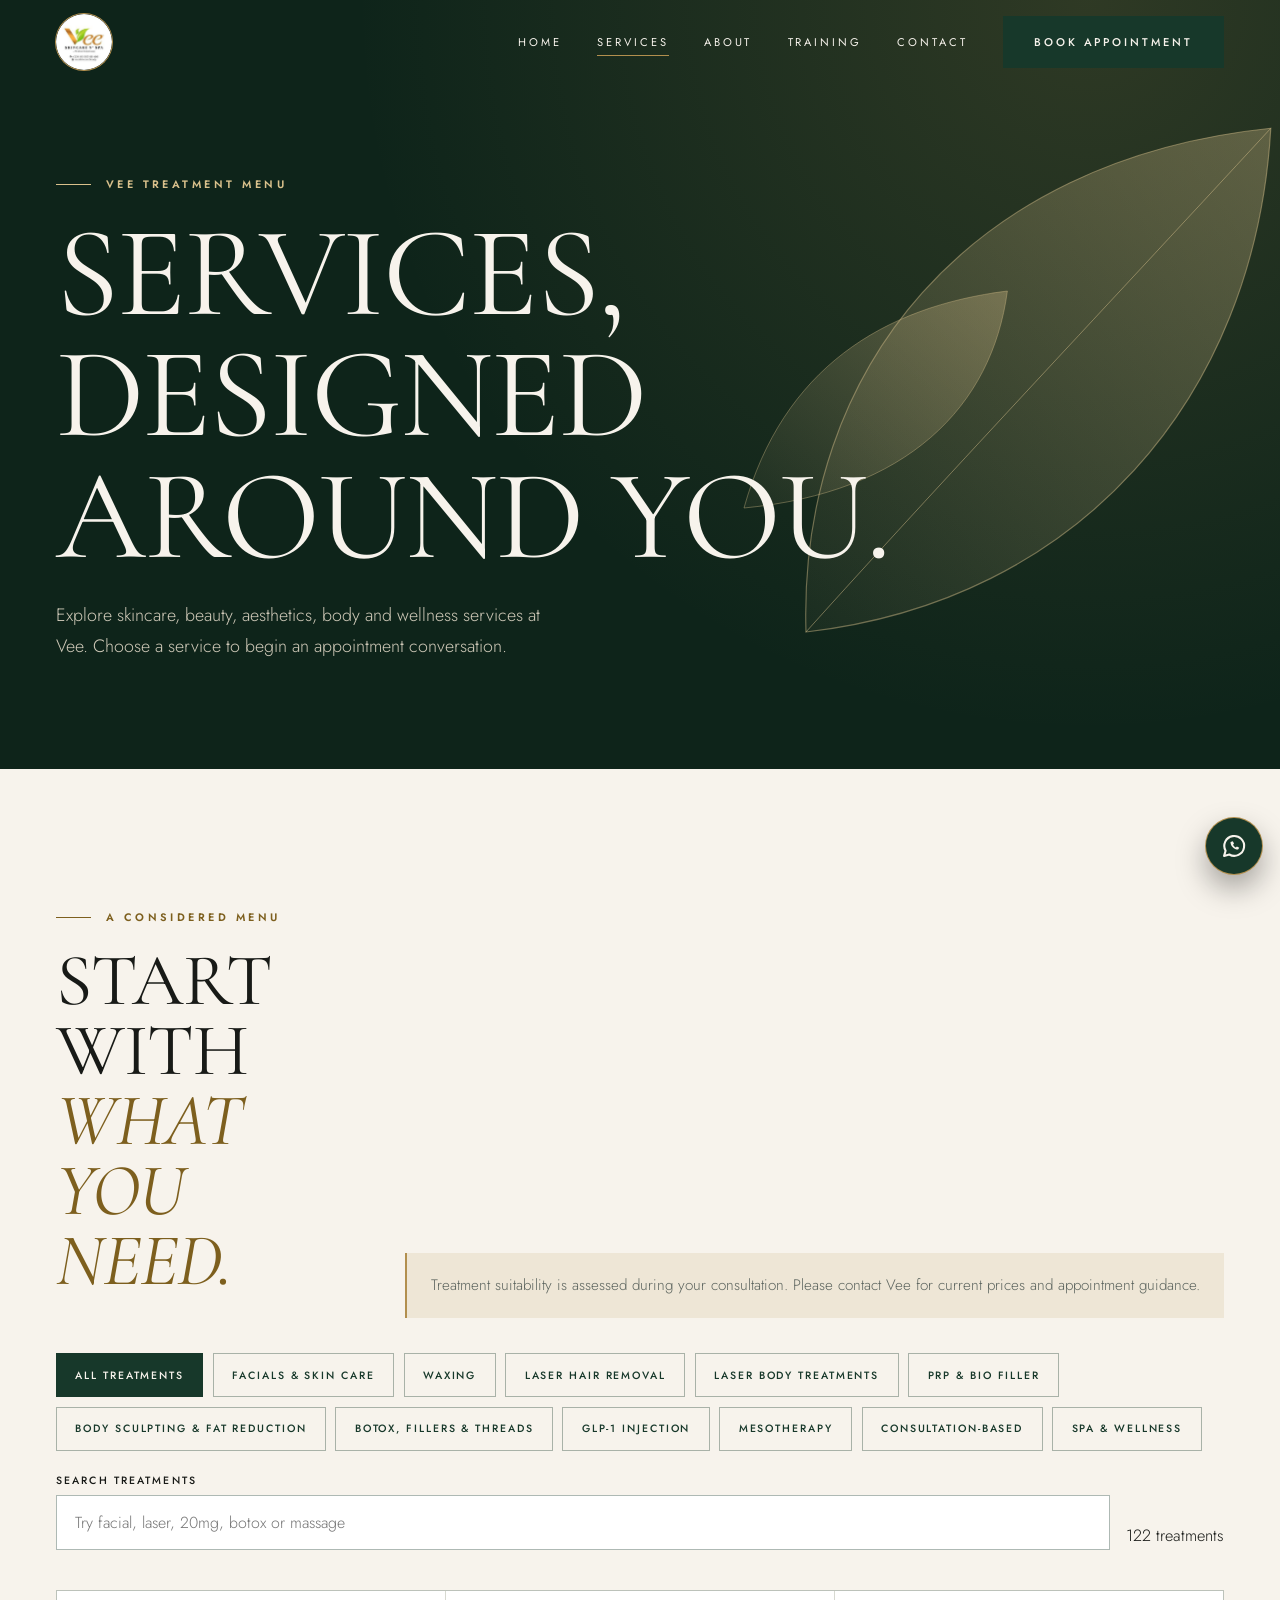
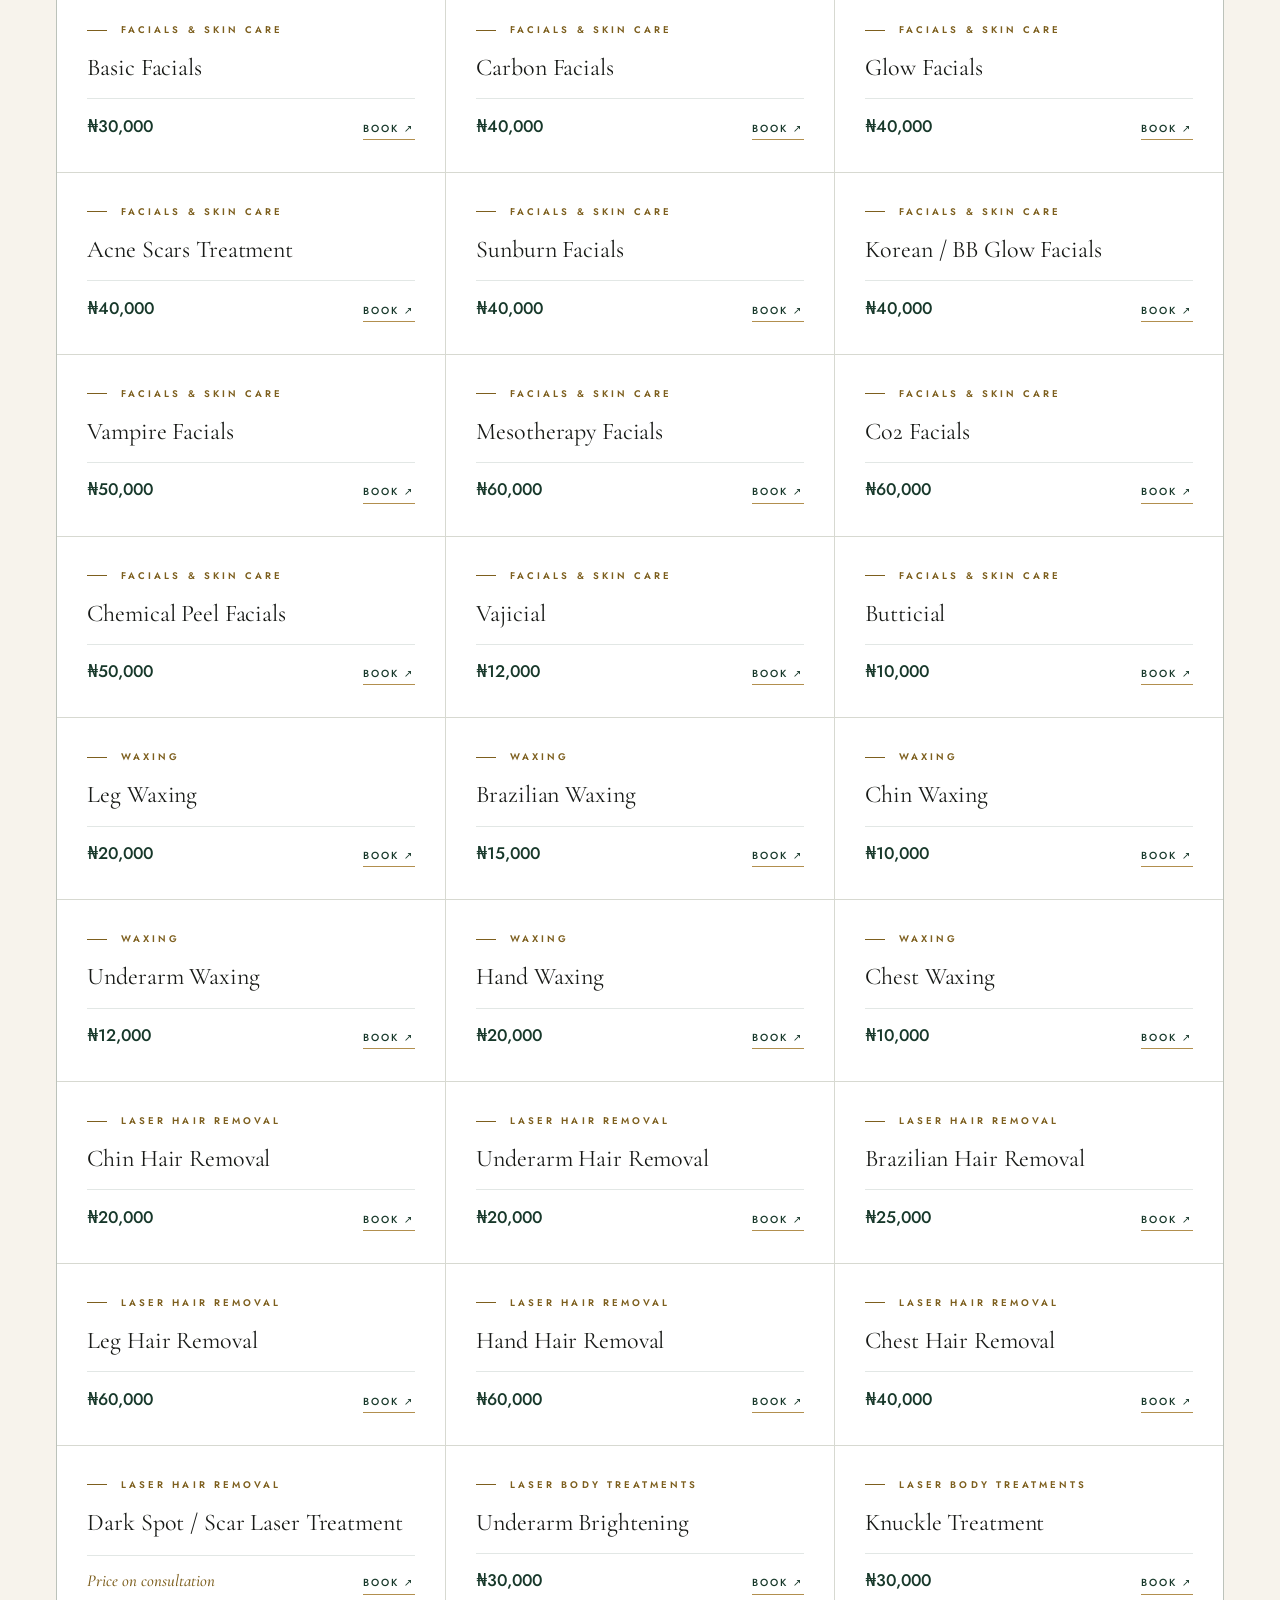
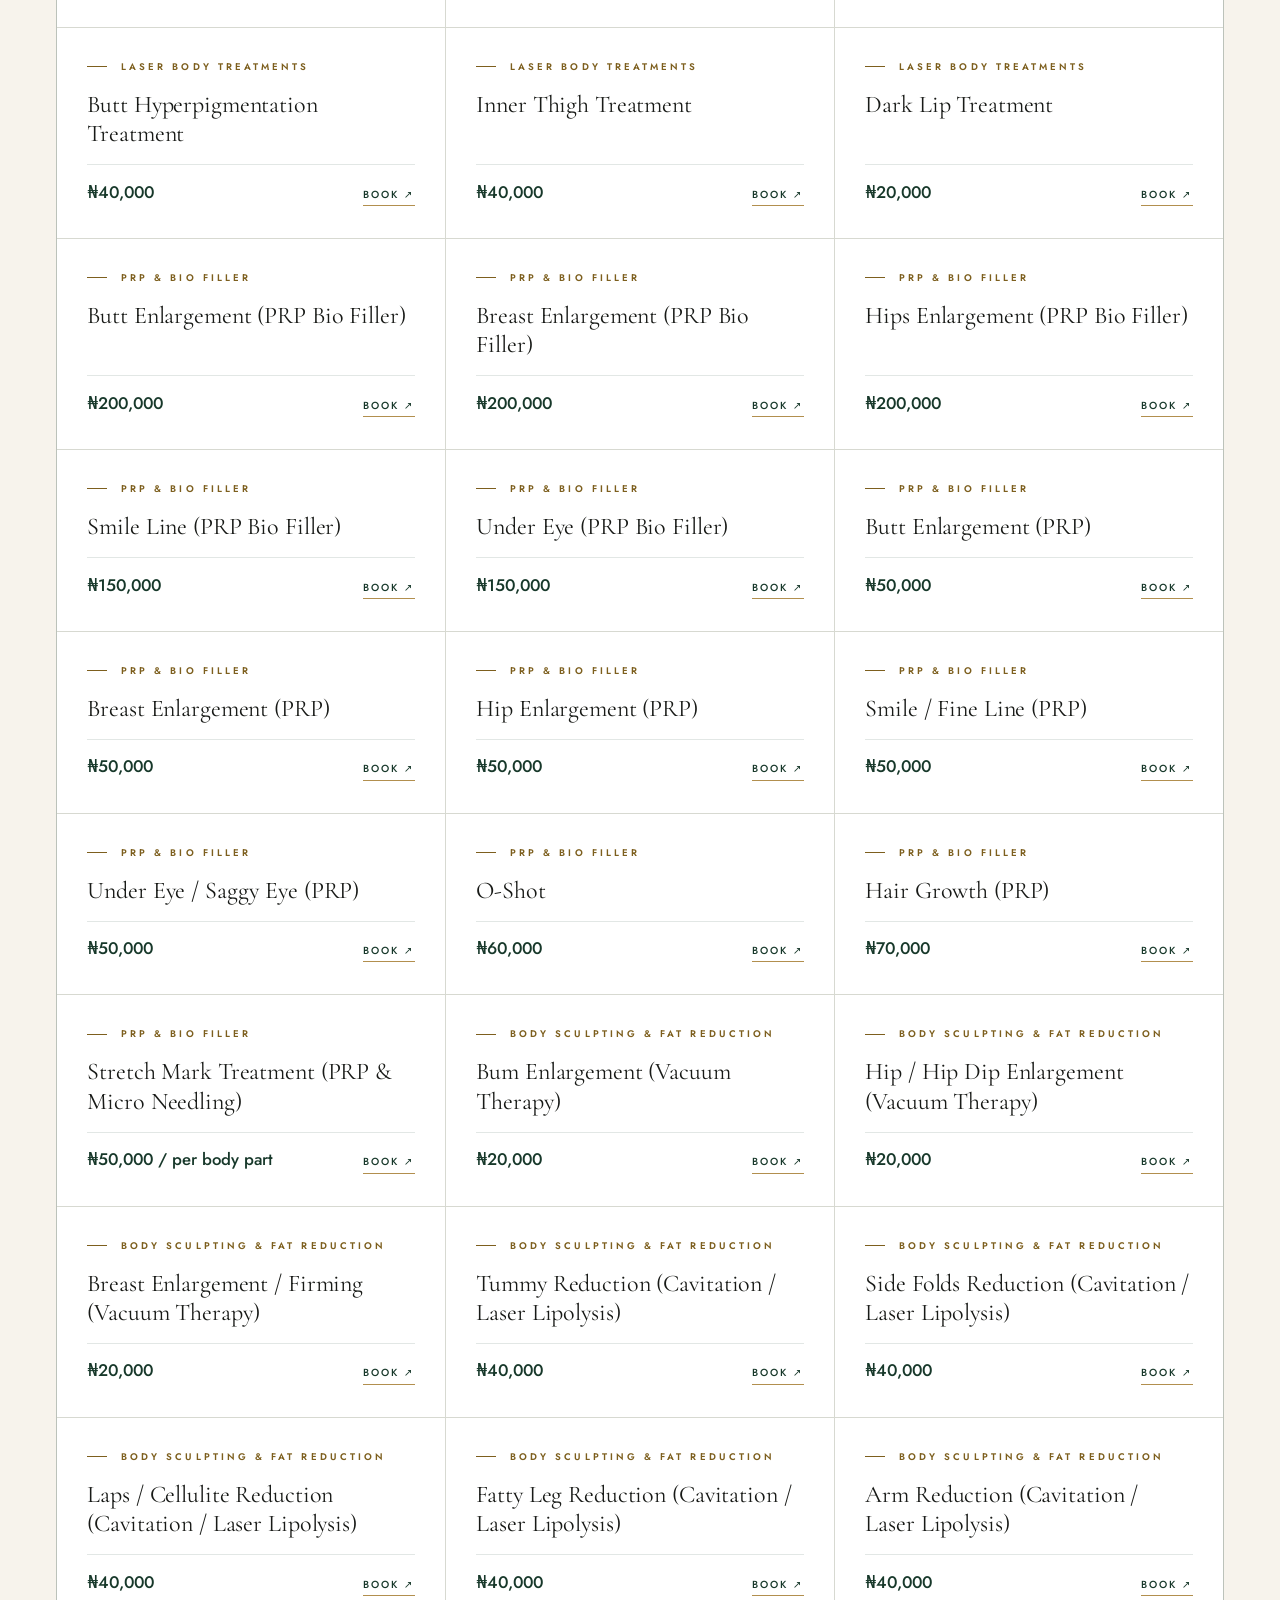
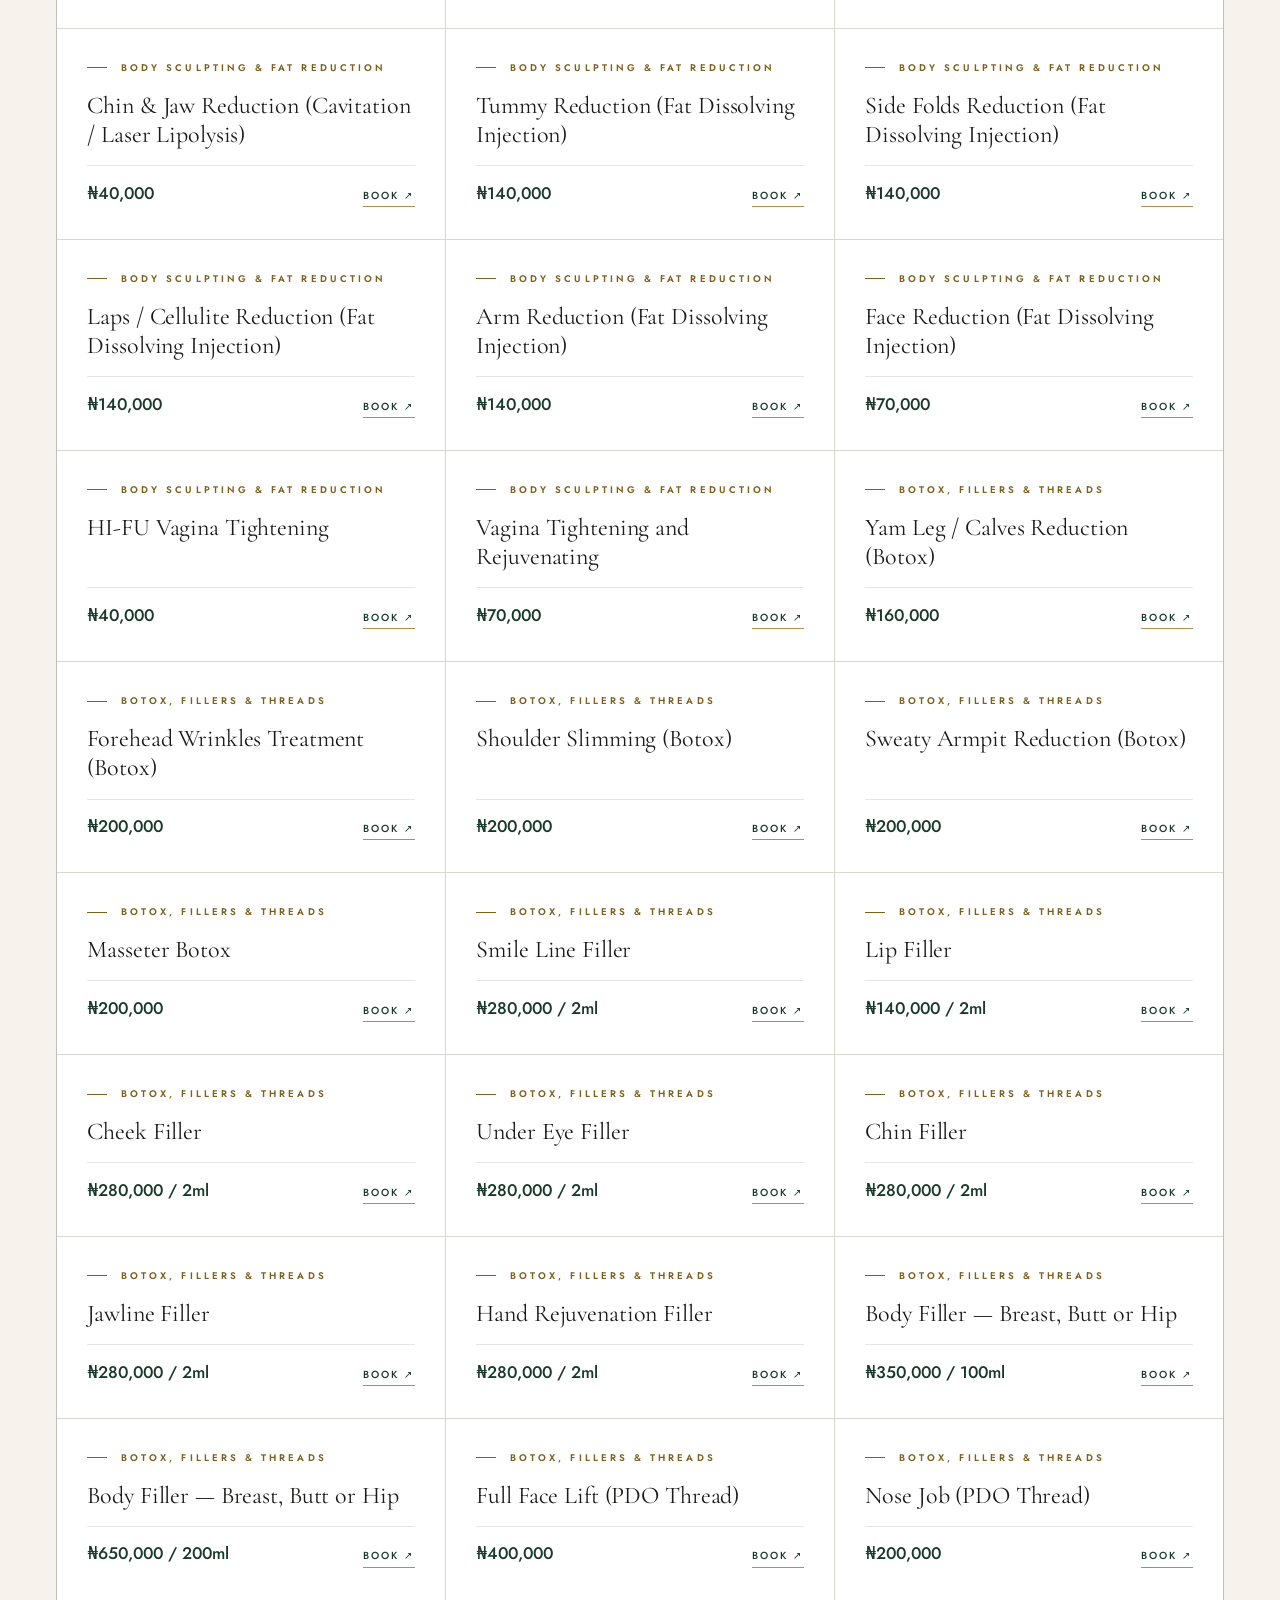
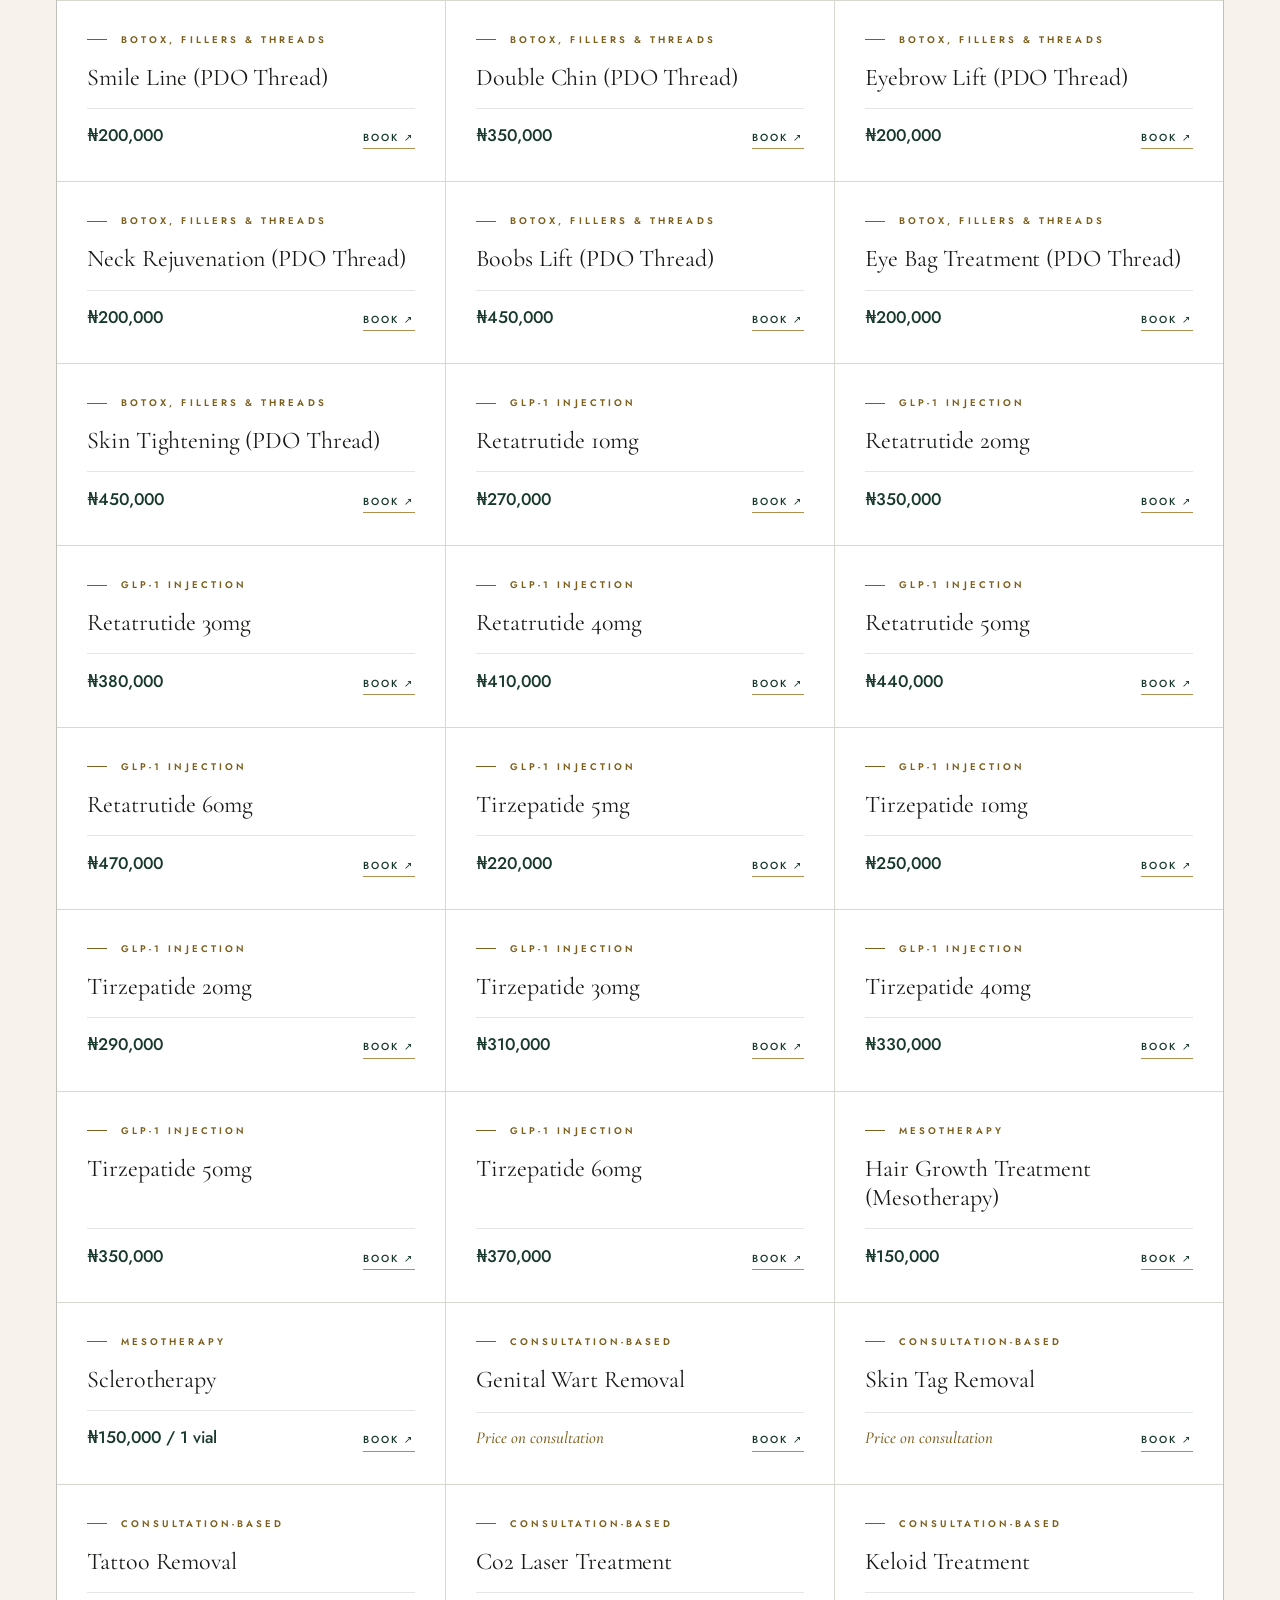
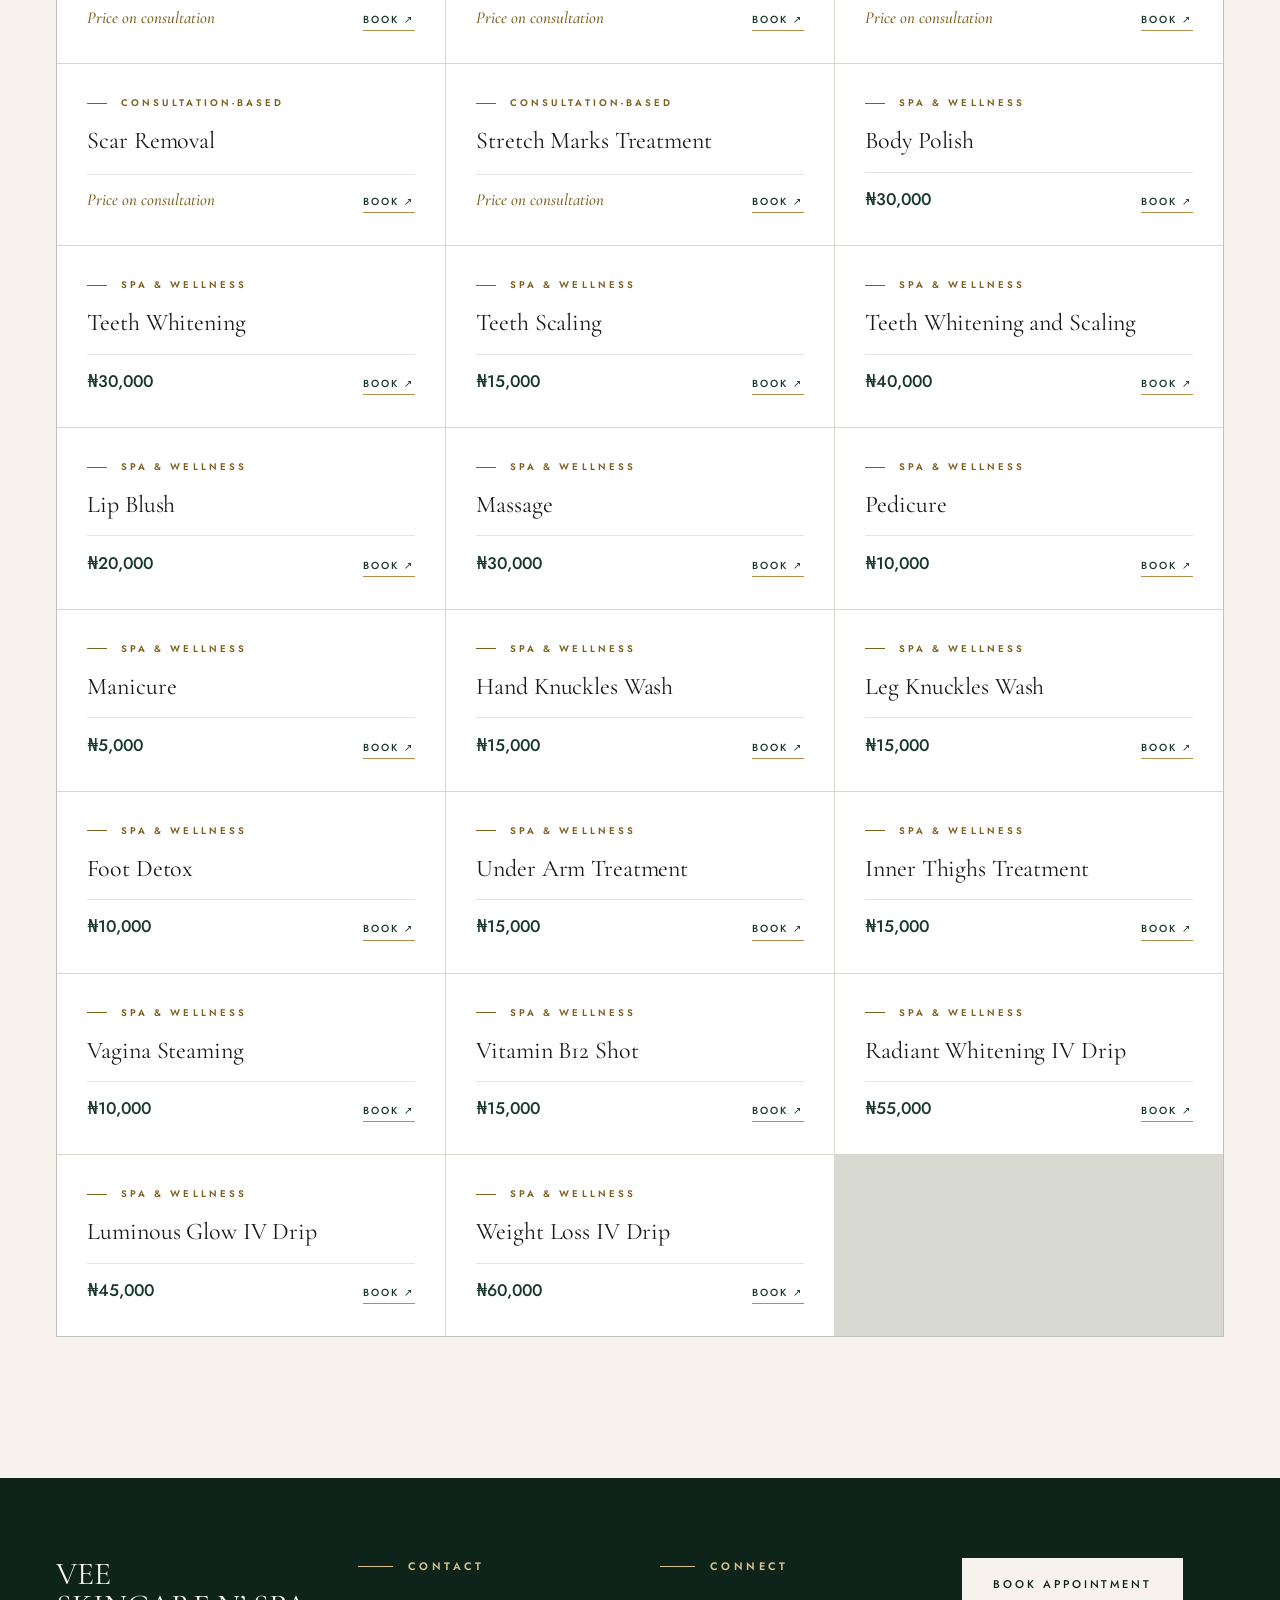
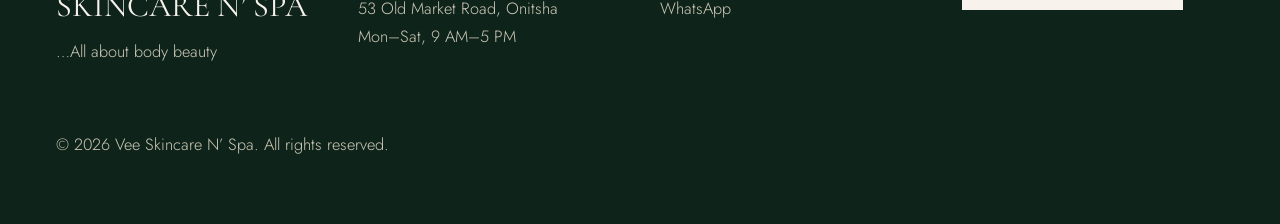
<file: services.html>
<!doctype html>
<html lang="en">
  <head>
    <meta charset="utf-8" />
    <meta name="viewport" content="width=device-width, initial-scale=1" />
    <title>Services | Vee Skincare N’ Spa</title>
    <meta
      name="description"
      content="Explore Vee Skincare N’ Spa services in Onitsha."
    />
    <link rel="icon" href="logo.jpg" />
    <link rel="preconnect" href="https://fonts.googleapis.com" /><link rel="preconnect" href="https://fonts.gstatic.com" crossorigin /><link href="https://fonts.googleapis.com/css2?family=Cormorant+Garamond:ital,wght@0,400;0,500;1,400&family=Jost:wght@300;400;500&display=swap" rel="stylesheet" />
    <link rel="stylesheet" href="css/style.css" />
  </head>
  <body>
    <a class="skip-link" href="#main">Skip to content</a>
    <header class="site-header inner">
      <nav class="nav container" aria-label="Main navigation">
        <a class="brand" href="index.html"
          ><img src="logo.jpg" alt="Vee Skincare N’ Spa logo"
        /></a>
        <div class="nav-links">
          <a href="index.html">Home</a><a href="services.html">Services</a
          ><a href="about.html">About</a><a href="training.html">Training</a
          ><a href="contact.html">Contact</a
          ><a class="button" data-book target="_blank" rel="noopener"
            >Book appointment</a
          >
        </div>
        <button
          class="menu-toggle"
          type="button"
          aria-label="Open menu"
          aria-expanded="false"
          aria-controls="mobile-navigation"
        ><span></span><span></span></button>
      </nav>
    </header>
      <nav
        class="mobile-menu"
        id="mobile-navigation"
        aria-label="Mobile navigation"
        aria-hidden="true"
      >
        <a href="index.html">Home</a><a href="services.html">Services</a
        ><a href="about.html">About</a><a href="training.html">Training</a
        ><a href="contact.html">Contact</a
        ><a
          class="button button--light"
          data-book
          target="_blank"
          rel="noopener"
          >Book appointment</a
        >
      </nav>

    <main id="main">
      <section class="page-hero">
        <div class="container">
          <p class="eyebrow">Vee treatment menu</p>
          <h1 class="display">SERVICES, DESIGNED<br />AROUND YOU.</h1>
          <p class="lede">
            Explore skincare, beauty, aesthetics, body and wellness services at
            Vee. Choose a service to begin an appointment conversation.
          </p>
        </div>
      </section>
      <section class="section">
        <div class="container">
          <div class="service-intro"><div><p class="eyebrow">A considered menu</p><h2 class="heading">START WITH<br /><em>WHAT YOU NEED.</em></h2></div><div class="notice">Treatment suitability is assessed during your consultation. Please contact Vee for current prices and appointment guidance.</div></div>
                    <div class="service-filters" aria-label="Browse service categories">
            <button class="filter active" type="button" data-filter="All" aria-pressed="true">All treatments</button>
            <button class="filter" type="button" data-filter="facials-skin" aria-pressed="false">Facials &amp; Skin Care</button>
            <button class="filter" type="button" data-filter="waxing" aria-pressed="false">Waxing</button>
            <button class="filter" type="button" data-filter="laser-hair-removal" aria-pressed="false">Laser Hair Removal</button>
            <button class="filter" type="button" data-filter="laser-body" aria-pressed="false">Laser Body Treatments</button>
            <button class="filter" type="button" data-filter="prp-bio-filler" aria-pressed="false">PRP &amp; Bio Filler</button>
            <button class="filter" type="button" data-filter="body-sculpting" aria-pressed="false">Body Sculpting &amp; Fat Reduction</button>
            <button class="filter" type="button" data-filter="botox-fillers-threads" aria-pressed="false">Botox, Fillers &amp; Threads</button>
            <button class="filter" type="button" data-filter="glp-1" aria-pressed="false">GLP-1 Injection</button>
            <button class="filter" type="button" data-filter="mesotherapy" aria-pressed="false">Mesotherapy</button>
            <button class="filter" type="button" data-filter="consultation" aria-pressed="false">Consultation-Based</button>
            <button class="filter" type="button" data-filter="spa-other" aria-pressed="false">Spa &amp; Wellness</button>
          </div>
          <div class="directory-tools"><label class="search-field"><span>Search treatments</span><input type="search" data-service-search placeholder="Try facial, laser, 20mg, botox or massage" /></label><span class="service-count" data-service-count aria-live="polite"></span></div>
          <div class="service-grid" data-service-list aria-live="polite"></div>
        </div>
      </section>
    </main>
    <footer class="footer">
      <div class="container footer-grid">
        <div>
          <h3>VEE<br />SKINCARE N’ SPA</h3>
          <p>…All about body beauty</p>
        </div>
        <div>
          <p class="eyebrow">Contact</p>
          <p>53 Old Market Road, Onitsha<br />Mon–Sat, 9 AM–5 PM</p>
        </div>
        <div>
          <p class="eyebrow">Connect</p>
          <a data-whatsapp target="_blank" rel="noopener">WhatsApp</a>
        </div>
        <div>
          <a
            class="button button--light"
            data-book
            target="_blank"
            rel="noopener"
            >Book appointment</a
          >
        </div>
      </div>
      <div class="container">
        <p>
          © <span data-year></span> Vee Skincare N’ Spa. All rights reserved.
        </p>
      </div>
    </footer>
    <button class="to-top" type="button" aria-label="Back to top"><svg viewBox="0 0 24 24" fill="none" stroke="currentColor" stroke-width="2" stroke-linecap="round" stroke-linejoin="round"><path d="M12 19V5M5 12l7-7 7 7"/></svg></button>
    <a
      class="whatsapp-float"
      data-whatsapp
      target="_blank"
      rel="noopener"
      aria-label="Chat with Vee Skincare N’ Spa on WhatsApp"
      >WA</a
    >
    <div class="mobile-bar">
      <a class="button" data-book target="_blank" rel="noopener">Book</a
      ><a
        class="button button--ghost"
        data-whatsapp
        target="_blank"
        rel="noopener"
        >WhatsApp</a
      >
    </div>
    <script src="js/data.js"></script>
    <script src="js/script.js"></script>
  </body>
</html>
</file>
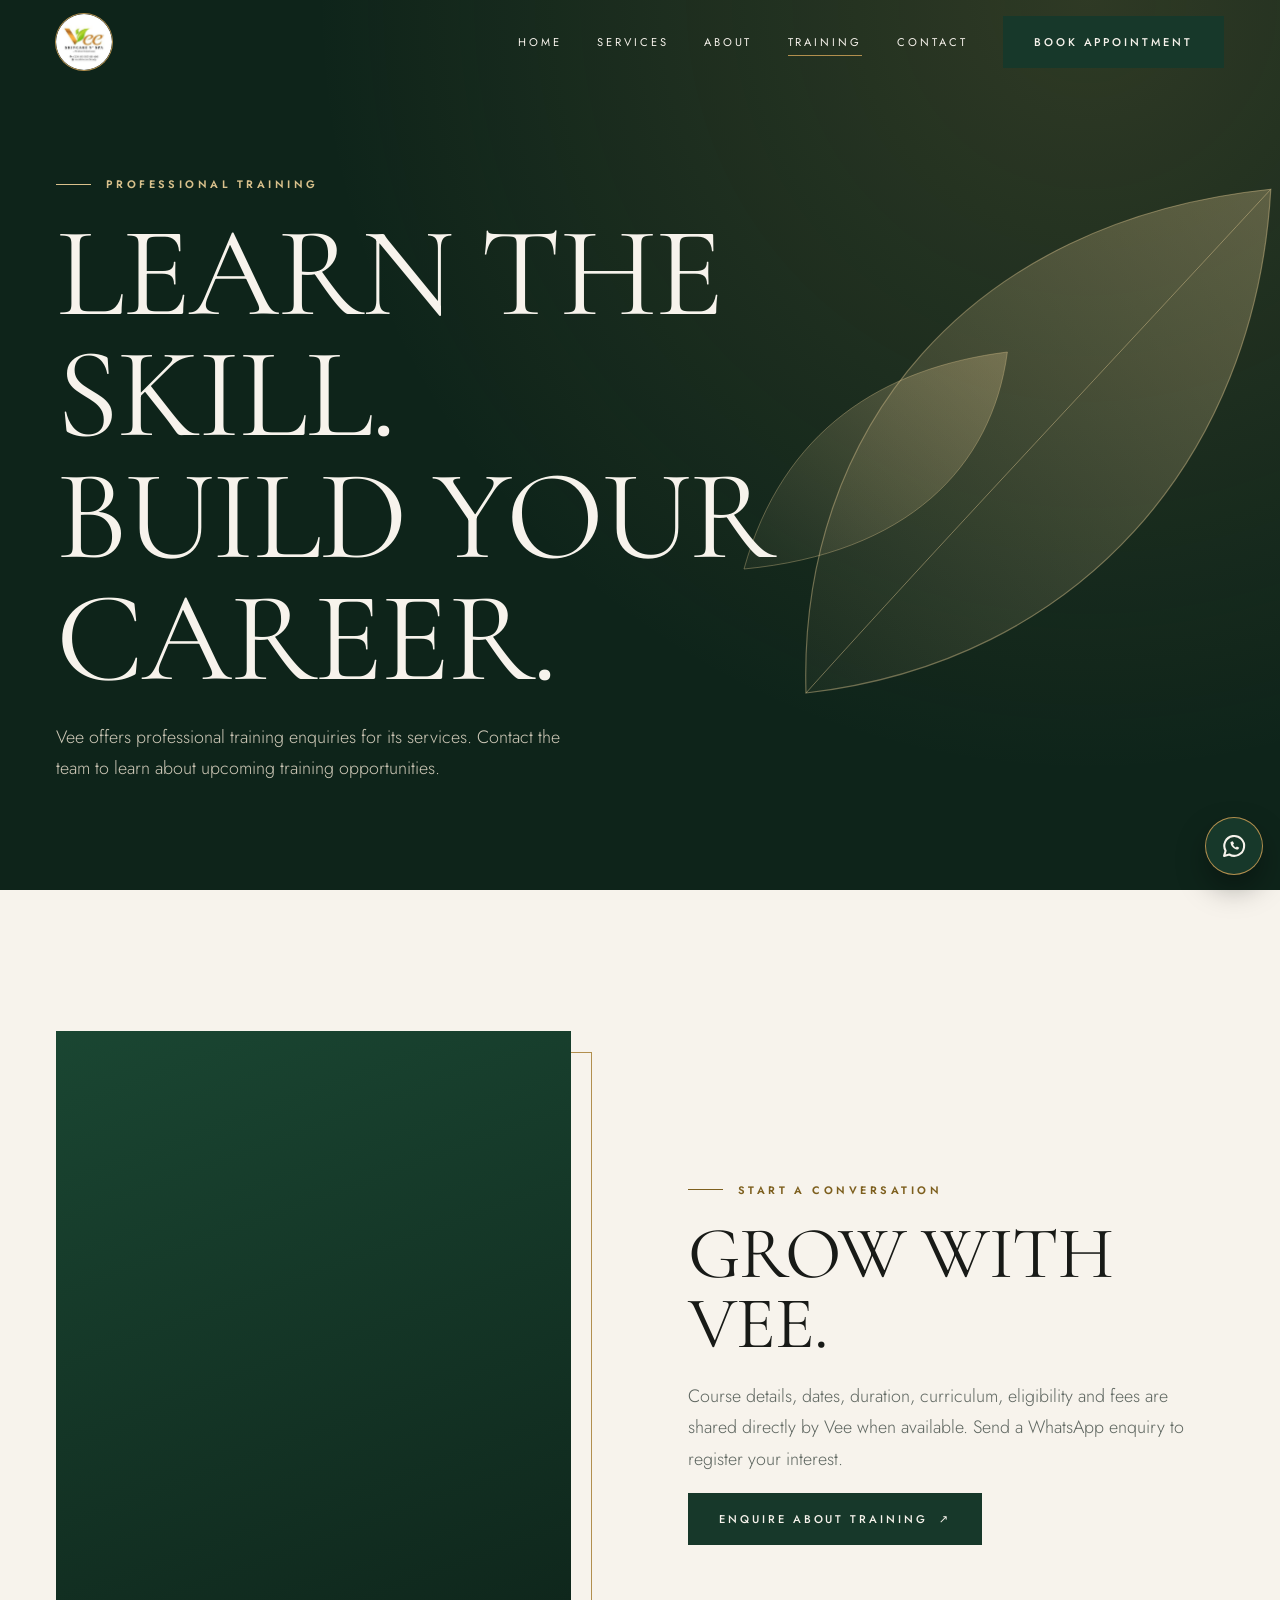
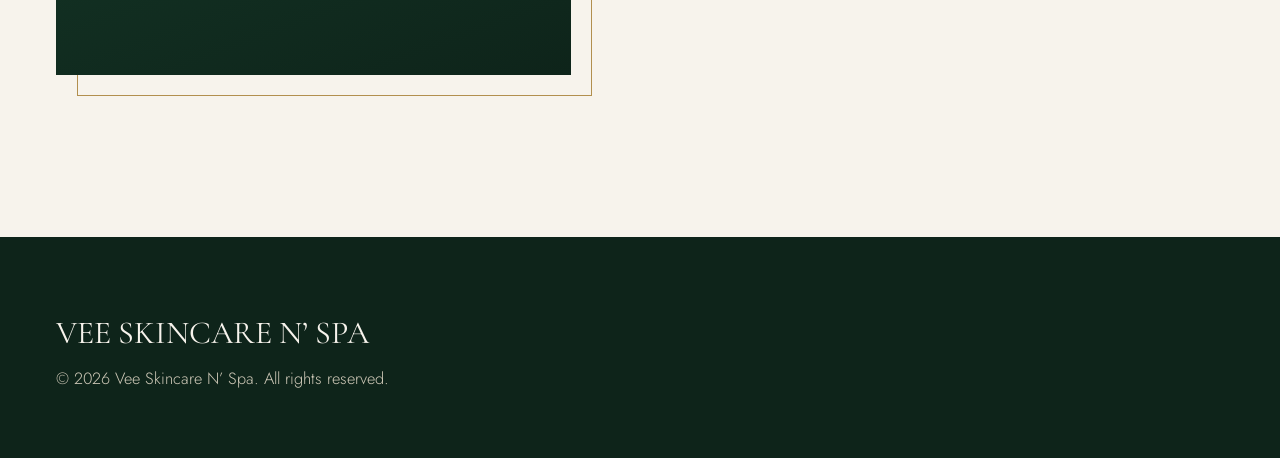
<file: training.html>
<!doctype html>
<html lang="en">
  <head>
    <meta charset="utf-8" />
    <meta name="viewport" content="width=device-width, initial-scale=1" />
    <title>Training | Vee Skincare N’ Spa</title>
    <meta
      name="description"
      content="Professional training enquiries at Vee Skincare N’ Spa."
    />
    <link rel="icon" href="logo.jpg" />
    <link rel="preconnect" href="https://fonts.googleapis.com" /><link rel="preconnect" href="https://fonts.gstatic.com" crossorigin /><link href="https://fonts.googleapis.com/css2?family=Cormorant+Garamond:ital,wght@0,400;0,500;1,400&family=Jost:wght@300;400;500&display=swap" rel="stylesheet" />
    <link rel="stylesheet" href="css/style.css" />
  </head>
  <body>
    <a class="skip-link" href="#main">Skip to content</a>
    <header class="site-header inner">
      <nav class="nav container" aria-label="Main navigation">
        <a class="brand" href="index.html"
          ><img src="logo.jpg" alt="Vee Skincare N’ Spa logo"
        /></a>
        <div class="nav-links">
          <a href="index.html">Home</a><a href="services.html">Services</a
          ><a href="about.html">About</a><a href="training.html">Training</a
          ><a href="contact.html">Contact</a
          ><a class="button" data-book target="_blank" rel="noopener"
            >Book appointment</a
          >
        </div>
        <button
          class="menu-toggle"
          type="button"
          aria-label="Open menu"
          aria-expanded="false"
          aria-controls="mobile-navigation"
        ><span></span><span></span></button>
      </nav>
    </header>
      <nav
        class="mobile-menu"
        id="mobile-navigation"
        aria-label="Mobile navigation"
        aria-hidden="true"
      >
        <a href="index.html">Home</a><a href="services.html">Services</a
        ><a href="about.html">About</a><a href="training.html">Training</a
        ><a href="contact.html">Contact</a
        ><a
          class="button button--light"
          data-book
          target="_blank"
          rel="noopener"
          >Book appointment</a
        >
      </nav>

    <main id="main">
      <section class="page-hero">
        <div class="container">
          <p class="eyebrow">Professional training</p>
          <h1 class="display">LEARN THE SKILL.<br />BUILD YOUR CAREER.</h1>
          <p class="lede">
            Vee offers professional training enquiries for its services. Contact
            the team to learn about upcoming training opportunities.
          </p>
        </div>
      </section>
      <section class="section">
        <div class="container split">
          <div class="photo-frame">
            <div class="ph ph--training" role="img" aria-label="Beauty training session"></div>
          </div>
          <div>
            <p class="eyebrow">Start a conversation</p>
            <h2 class="heading">GROW WITH<br />VEE.</h2>
            <p class="lede">
              Course details, dates, duration, curriculum, eligibility and fees
              are shared directly by Vee when available. Send a WhatsApp enquiry
              to register your interest.
            </p>
            <a class="button" data-whatsapp target="_blank" rel="noopener">Enquire about training <span aria-hidden="true">↗</span></a>
          </div>
        </div>
      </section>
    </main>
    <footer class="footer">
      <div class="container">
        <h3>VEE SKINCARE N’ SPA</h3>
        <p>
          © <span data-year></span> Vee Skincare N’ Spa. All rights reserved.
        </p>
      </div>
    </footer>
    <button class="to-top" type="button" aria-label="Back to top"><svg viewBox="0 0 24 24" fill="none" stroke="currentColor" stroke-width="2" stroke-linecap="round" stroke-linejoin="round"><path d="M12 19V5M5 12l7-7 7 7"/></svg></button>
    <a
      class="whatsapp-float"
      data-whatsapp
      target="_blank"
      rel="noopener"
      aria-label="Chat on WhatsApp"
      >WA</a
    >
    <div class="mobile-bar">
      <a class="button" data-book target="_blank" rel="noopener">Book</a
      ><a
        class="button button--ghost"
        data-whatsapp
        target="_blank"
        rel="noopener"
        >WhatsApp</a
      >
    </div>
    <script src="js/data.js"></script>
    <script src="js/script.js"></script>
  </body>
</html>
</file>
<file: css/style.css>
/* Vee Skincare N’ Spa — luxury editorial design system */
:root{
  --ivory:#f7f3ec;--bone:#eee6d6;--forest:#17382a;--deep:#0e241a;--gold:#b28f4e;--gold-l:#d9c18c;--ink:#181a17;--muted:#5d655f;
  --gold-ink:#7d5f1e;--serif:"Cormorant Garamond","Iowan Old Style",Georgia,serif;--sans:"Jost",system-ui,-apple-system,"Segoe UI",sans-serif;
  --pad:clamp(1.25rem,4.5vw,3.5rem);--ease:cubic-bezier(.19,.7,.2,1);
  /* Photography — real, license-free Unsplash photos. Swap any URL here to
     change an image everywhere it is used; see README for the source list. */
  --img-facial:url("https://images.unsplash.com/photo-1570172619644-dfd03ed5d881?auto=format&fit=crop&w=1800&q=80");
  --img-spa:url("https://images.unsplash.com/photo-1540555700478-4be289fbecef?auto=format&fit=crop&w=1400&q=80");
  --img-skin:url("https://images.unsplash.com/photo-1612817288484-6f916006741a?auto=format&fit=crop&w=1400&q=80");
  --img-massage:url("https://images.unsplash.com/photo-1544161515-4ab6ce6db874?auto=format&fit=crop&w=1400&q=80");
  --img-massage2:url("https://images.unsplash.com/photo-1519823551278-64ac92734fb1?auto=format&fit=crop&w=1400&q=80");
  --img-facial2:url("https://images.unsplash.com/photo-1706795033728-9232ef548a16?auto=format&fit=crop&w=1400&q=80");
  --img-aesthetics:url("https://images.unsplash.com/photo-1746708810803-722593e53772?auto=format&fit=crop&w=1400&q=80");
  --img-body:url("https://images.unsplash.com/photo-1600334129128-685c5582fd35?auto=format&fit=crop&w=1400&q=80");
  --img-training:url("https://images.unsplash.com/photo-1519415510236-718bdfcd89c8?auto=format&fit=crop&w=1400&q=80")}
*,*::before,*::after{box-sizing:border-box}
html{scroll-behavior:smooth;-webkit-text-size-adjust:100%;overflow-x:hidden;width:100%}
body{margin:0;background:var(--ivory);color:var(--ink);font:300 1.02rem/1.75 var(--sans);overflow-x:hidden;-webkit-font-smoothing:antialiased}
body.menu-open,body.intro-active,body.modal-open{overflow:hidden}
img,svg{max-width:100%;display:block}a{color:inherit;text-decoration:none}
:focus-visible{outline:2px solid var(--gold);outline-offset:4px}
.skip-link{position:absolute;left:1rem;top:-4rem;background:var(--forest);color:#fff;padding:.7rem 1rem;z-index:400}.skip-link:focus{top:1rem}
.container{width:min(1240px,100% - 2*var(--pad));margin-inline:auto}
.eyebrow{display:flex;align-items:center;gap:.9rem;font:600 .68rem var(--sans);letter-spacing:.32em;text-transform:uppercase;color:var(--gold-ink);margin:0 0 1.3rem}
.eyebrow::before{content:"";width:2.2rem;height:1px;background:currentColor}
.display,.heading{font-family:var(--serif);font-weight:400;line-height:.95;letter-spacing:-.015em;margin:0 0 1.4rem}
.display{font-size:clamp(3.2rem,10vw,8rem)}.heading{font-size:clamp(2.4rem,6vw,4.6rem)}
em{font-style:italic;color:var(--gold-ink)}
.lede{font-size:1.12rem;color:var(--muted);max-width:52ch}
.section{padding:clamp(5rem,11vw,9rem) 0}
.dark,.pathways-section,.booking-banner,.footer{background:var(--deep);color:var(--ivory)}
.dark p,.footer p,.footer a{color:#cfc9b8}
.footer .button{color:#fff}.footer .button--light{color:var(--deep)}
.text-link{display:inline-flex;gap:.6rem;font:500 .72rem var(--sans);letter-spacing:.24em;text-transform:uppercase;padding-bottom:.5rem;border-bottom:1px solid var(--gold);transition:gap .4s var(--ease),color .3s}
.text-link:hover{gap:1.1rem;color:var(--gold)}
.button{display:inline-flex;align-items:center;justify-content:center;gap:.7rem;min-height:52px;padding:.9rem 1.9rem;background:var(--forest);color:var(--ivory);border:1px solid var(--forest);font:500 .7rem var(--sans);letter-spacing:.26em;text-transform:uppercase;cursor:pointer;transition:background .4s,color .4s,border-color .4s,transform .5s var(--ease)}
.button:hover{background:var(--gold);border-color:var(--gold);color:var(--deep);transform:translateY(-2px)}
.button--light{background:var(--ivory);color:var(--deep);border-color:var(--ivory)}
.button--outline,.button--ghost{background:transparent;color:var(--forest)}
.button--outline-light{background:transparent;color:var(--ivory);border-color:rgba(247,243,236,.55)}
.button--nav{min-height:44px;padding:.6rem 1.3rem}
.site-header:not(.is-scrolled) .button--nav{background:transparent;border-color:var(--gold-l);color:var(--ivory)}
.site-header:not(.is-scrolled) .button--nav:hover{background:var(--gold);color:var(--deep)}
/* photography */
.ph,.hero__image,.statement-section__image,.pathway::before{background-color:var(--forest);background-size:cover;background-position:center}
.ph--facial{background-image:var(--img-facial),linear-gradient(160deg,#1a4632,#0e241a)}
.ph--spa{background-image:var(--img-spa),linear-gradient(200deg,#1f5039,#0e241a)}
.ph--skin{background-image:var(--img-skin),linear-gradient(160deg,#c9a968,#8c6d33)}
.ph--massage{background-image:var(--img-massage),linear-gradient(220deg,#173c2a,#0e241a)}
.ph--massage2{background-image:var(--img-massage2),linear-gradient(200deg,#1a4a35,#0e241a)}
.ph--facial2{background-image:var(--img-facial2),linear-gradient(160deg,#c9a968,#8c6d33)}
.ph--aesthetics{background-image:var(--img-aesthetics),linear-gradient(200deg,#173c2a,#0e241a)}
.ph--body{background-image:var(--img-body),linear-gradient(220deg,#1f5039,#0e241a)}
.ph--training{background-image:var(--img-training),linear-gradient(160deg,#1a4632,#0e241a)}
/* header */
.site-header{position:fixed;inset:0 0 auto;z-index:150;color:var(--ivory);transition:background .5s,box-shadow .5s,color .5s}
.site-header.is-scrolled{background:rgba(247,243,236,.93);backdrop-filter:blur(14px);color:var(--ink);box-shadow:0 1px 0 rgba(23,56,42,.1)}
.nav{display:flex;align-items:center;justify-content:space-between;height:84px}
.brand img{width:56px;height:56px;border-radius:50%;object-fit:cover;box-shadow:0 0 0 1px var(--gold)}
.nav-links{display:none;gap:2.2rem;align-items:center;font:400 .7rem var(--sans);letter-spacing:.26em;text-transform:uppercase}
.nav-links a:not(.button){position:relative;padding:.4rem 0}
.nav-links a:not(.button)::after{content:"";position:absolute;left:0;bottom:0;width:0;height:1px;background:var(--gold);transition:width .5s var(--ease)}
.nav-links a:not(.button):hover::after,.nav-links a[aria-current]::after{width:100%}
.menu-toggle{width:50px;height:50px;background:none;border:1px solid currentColor;color:inherit;cursor:pointer;display:grid;place-content:center;gap:6px;font-size:1.2rem;position:relative}
.menu-toggle span{display:block;width:20px;height:1.5px;background:currentColor;transition:transform .35s var(--ease),opacity .25s var(--ease)}
.menu-toggle[aria-expanded="true"] span:first-child{transform:translateY(3.75px) rotate(45deg)}
.menu-toggle[aria-expanded="true"] span:last-child{transform:translateY(-3.75px) rotate(-45deg)}
.mobile-menu{position:fixed;inset:84px 0 0;z-index:140;background:var(--deep);color:var(--ivory);padding:2.5rem var(--pad);display:flex;flex-direction:column;gap:1.3rem;font:400 2.2rem var(--serif);opacity:0;visibility:hidden;transform:translateY(-10px);transition:.5s var(--ease)}
.mobile-menu.is-open{opacity:1;visibility:visible;transform:none}
.mobile-menu__inner{display:flex;flex-direction:column;gap:1.3rem;align-items:flex-start}
.mobile-menu .button{font:500 .7rem var(--sans)}
@media(min-width:960px){.nav-links{display:flex}.menu-toggle,.mobile-menu{display:none}}
/* hero */
.hero{position:relative;min-height:100svh;display:flex;align-items:flex-end;color:var(--ivory);overflow:hidden;padding:9rem 0 6rem}
.hero__image{position:absolute;inset:-4%;background-image:linear-gradient(180deg,rgba(14,36,26,.5) 0%,rgba(14,36,26,.35) 40%,rgba(14,36,26,.92) 100%),linear-gradient(90deg,rgba(14,36,26,.75),transparent 70%),var(--img-facial),radial-gradient(circle at 70% 20%,#2f6a4c,#0e241a 70%);animation:drift 22s ease-in-out infinite alternate}
@keyframes drift{to{transform:scale(1.07) translate3d(-1%,-1%,0)}}
.hero::after{content:"";position:absolute;inset:1.2rem;border:1px solid rgba(217,193,140,.35);pointer-events:none}
.hero__content{position:relative}
.hero__title{margin-bottom:1.6rem}.hero__title em{display:block}
.hero__copy{max-width:46ch;font-size:1.15rem;color:#e4dece}
.hero-actions{display:flex;flex-wrap:wrap;gap:1rem;margin-top:2.2rem}
.hero__meta{display:flex;gap:1.6rem;flex-wrap:wrap;margin-top:3rem;padding-top:1.4rem;border-top:1px solid rgba(217,193,140,.35);font:400 .68rem var(--sans);letter-spacing:.26em;text-transform:uppercase;color:var(--gold-l)}
.hero__scroll{display:none}
/* layout */
.split,.intro-grid,.contact-block,.location-grid,.cta-panel,.booking-banner__inner,.social-section__inner,.service-intro,.section-head{display:grid;gap:2.5rem}
@media(min-width:900px){.split,.intro-grid,.contact-block,.location-grid{grid-template-columns:1fr 1fr;align-items:center;gap:6rem}.cta-panel,.booking-banner__inner,.social-section__inner,.service-intro,.section-head{grid-template-columns:1fr auto;align-items:end}}
.photo-frame{position:relative;aspect-ratio:4/5;background:var(--bone)}
.photo-frame::after{content:"";position:absolute;inset:1.3rem -1.3rem -1.3rem 1.3rem;border:1px solid var(--gold);z-index:-1}
.photo-frame img,.photo-frame .ph{width:100%;height:100%;object-fit:cover}
.hero::before{content:"";position:absolute;right:-6%;top:12%;width:min(56vw,640px);aspect-ratio:1;background:var(--art-leaf) center/contain no-repeat;opacity:.9;z-index:1;pointer-events:none}
.photo-frame{isolation:isolate;margin:0 1.3rem 1.3rem 0}
.image-note{position:absolute;left:1rem;bottom:1rem;font:500 .6rem var(--sans);letter-spacing:.2em;text-transform:uppercase;background:rgba(247,243,236,.92);padding:.3rem .7rem}
.section-marker{display:flex;gap:1rem;font:400 .68rem var(--sans);letter-spacing:.3em;text-transform:uppercase;color:var(--gold)}
.intro-grid .section-marker{display:none}
.page-hero{position:relative;padding:11rem 0 5.5rem;background:var(--art-leaf) right -8% center/min(70vw,620px) no-repeat,radial-gradient(circle at 85% 0,rgba(178,143,78,.2),transparent 55%),var(--deep);color:var(--ivory);overflow:hidden}
.page-hero .display{max-width:14ch}
.page-hero .lede{color:#cfc9b8}
/* Scrolling word strip — an infinite marquee so every word stays reachable
   at any viewport width, instead of a fixed-width line that silently
   clipped off-screen on narrow screens. Content is duplicated once in the
   markup for a seamless loop; under reduced motion it wraps as a static,
   fully-visible line instead of animating. */
.strip{background:var(--forest);color:var(--gold-l);padding:1.3rem 0;overflow:hidden;max-width:100%}
.strip__track{display:flex;width:max-content;animation:strip-scroll 26s linear infinite}
.strip__group{display:flex;flex-shrink:0}
.strip span{display:inline-flex;align-items:center;white-space:nowrap;font:italic 400 clamp(1.15rem,4vw,1.6rem) var(--serif);margin:0 1.6rem}
.strip span::after{content:"✦";margin-left:3.2rem;font-size:.7rem;color:var(--gold)}
@keyframes strip-scroll{from{transform:translateX(0)}to{transform:translateX(-50%)}}
@media(prefers-reduced-motion:reduce){
  .strip__track{width:100%}
  .strip__group:last-child{display:none}
  .strip__group:first-child{flex-wrap:wrap;flex-shrink:1;width:100%;justify-content:center;row-gap:.6rem}
  .strip span{white-space:normal}
}
.strip:hover .strip__track{animation-play-state:paused}
/* pathways */
.pathways-section{padding:clamp(5rem,10vw,8rem) 0}
.pathways-grid{display:grid;gap:1rem;margin-top:3rem}
@media(min-width:860px){.pathways-grid{grid-template-columns:1.2fr 1fr 1fr;grid-auto-rows:minmax(260px,auto)}.pathway--tall{grid-row:span 2}.pathway--wide{grid-column:span 2}}
.pathway{position:relative;min-height:260px;padding:1.6rem;display:flex;flex-direction:column;justify-content:space-between;overflow:hidden;isolation:isolate;color:var(--ivory)}
.pathway::before{content:"";position:absolute;inset:0;z-index:-2;transition:transform 1.4s var(--ease);background-image:var(--pw-img),linear-gradient(160deg,#1a4632,#0e241a)}
.pathway::after{content:"";position:absolute;inset:0;z-index:-1;background:linear-gradient(180deg,rgba(14,36,26,.15),rgba(14,36,26,.85))}
.pathway:hover::before{transform:scale(1.08)}
.pathway--skin{--pw-img:var(--img-facial)}.pathway--aesthetics{--pw-img:var(--img-skin)}.pathway--body{--pw-img:var(--img-spa)}.pathway--wellness{--pw-img:var(--img-massage)}.pathway--training{--pw-img:var(--img-training)}
.pathway__number{font:400 .7rem var(--sans);letter-spacing:.3em;color:var(--gold-l)}
.pathway__body strong{display:block;font:400 2.2rem/1 var(--serif);margin-bottom:.4rem}
.pathway__body small{display:block;color:#ddd6c4;font-size:.9rem}
.pathway__body i{position:absolute;right:1.6rem;bottom:1.4rem;font-style:normal;color:var(--gold-l);transition:transform .5s var(--ease)}
.pathway:hover .pathway__body i{transform:translate(4px,-4px)}
.section-head--light .heading{color:var(--ivory)}.section-head--light p{color:#cfc9b8}
/* treatments */
.treatment-list{margin-top:2.5rem;border-top:1px solid rgba(23,56,42,.25)}
.treatment-row{display:grid;grid-template-columns:2.4rem 1fr auto 1.4rem;gap:1.2rem;align-items:center;padding:1.5rem 0;border-bottom:1px solid rgba(23,56,42,.25);transition:padding .5s var(--ease),background .4s}
.treatment-row:hover{padding-inline:1.2rem;background:var(--bone)}
.treatment-row__number{font:500 .7rem var(--sans);letter-spacing:.2em;color:var(--gold-ink)}
.treatment-row__name{font:400 clamp(1.5rem,3vw,2.2rem)/1.1 var(--serif)}
.treatment-row__name small{display:block;font:400 .66rem var(--sans);letter-spacing:.24em;text-transform:uppercase;color:var(--muted);margin-top:.3rem}
.treatment-row__price{font:500 1.05rem var(--sans);color:var(--forest)}
.treatment-row__arrow{color:var(--gold-ink)}
/* service cards — typographic, no imagery: a considered printed menu, not a
   photo grid. Distinction comes from type, spacing and a gold rule, not
   repeated stock photography. */
.service-grid{display:grid;gap:1px;background:rgba(23,56,42,.14);border:1px solid rgba(23,56,42,.14);margin:2.5rem 0 0}
@media(min-width:720px){.service-grid{grid-template-columns:1fr 1fr}}
@media(min-width:1180px){.service-grid{grid-template-columns:1fr 1fr 1fr}}
.service-card{background:#fff;padding:2rem 1.9rem;display:flex;flex-direction:column;gap:1rem;position:relative;transition:background .4s var(--ease)}
.service-card:hover{background:var(--bone)}
.service-card::before{content:"";position:absolute;left:0;top:0;bottom:0;width:0;background:var(--gold);transition:width .45s var(--ease)}
.service-card:hover::before{width:3px}
.service-card .eyebrow{font-size:.6rem;margin-bottom:0}.service-card .eyebrow::before{width:1.2rem}
.service-card h3{font:400 1.5rem/1.22 var(--serif);margin:0;color:var(--ink);letter-spacing:-.005em}
.service-card__meta{display:flex;align-items:baseline;justify-content:space-between;gap:1rem;margin-top:auto;padding-top:.9rem;border-top:1px solid rgba(23,56,42,.12)}
.service-card__price{font:500 1.05rem var(--sans);color:var(--forest);margin:0}
.service-card__price--ask{color:var(--gold-ink);font-style:italic;font-family:var(--serif);font-size:1.05rem}
.service-card__book{font:500 .64rem var(--sans);letter-spacing:.2em;text-transform:uppercase;color:var(--forest);border-bottom:1px solid var(--gold);padding-bottom:.2rem;white-space:nowrap;transition:color .3s}
.service-card:hover .service-card__book{color:var(--gold)}
.treatment-row__price--ask{color:var(--gold-ink);font-style:italic;font-family:var(--serif)}
.service-filters{display:flex;flex-wrap:wrap;gap:.6rem;margin:2.2rem 0 1.4rem}
.filter{padding:.6rem 1.15rem;min-height:44px;background:none;border:1px solid rgba(23,56,42,.35);color:var(--forest);font:500 .66rem var(--sans);letter-spacing:.18em;text-transform:uppercase;cursor:pointer;transition:.3s}
.filter.active,.filter:hover{background:var(--forest);color:var(--ivory);border-color:var(--forest)}
.directory-tools{display:flex;flex-wrap:wrap;gap:1rem;align-items:end;justify-content:space-between}
.search-field{display:grid;gap:.4rem;font:500 .66rem var(--sans);letter-spacing:.2em;text-transform:uppercase;flex:1;min-width:240px}
.search-field input{padding:.95rem 1.1rem;border:1px solid rgba(23,56,42,.35);background:#fff;font:300 1rem var(--sans);border-radius:0}
.notice{padding:1.2rem 1.5rem;border-left:2px solid var(--gold);background:var(--bone);color:var(--muted);font-size:.95rem}
/* statement, gallery */
.statement-section{position:relative;min-height:80vh;display:grid;align-items:center;color:var(--ivory);overflow:hidden;isolation:isolate}
.statement-section__image{position:absolute;inset:0;z-index:-1;background-image:linear-gradient(rgba(14,36,26,.55),rgba(14,36,26,.8)),var(--img-spa),radial-gradient(circle at 30% 30%,#2f6a4c,#0e241a 75%);background-attachment:scroll}
.statement-section__mark{display:block;margin-top:1.5rem;font:400 .7rem var(--sans);letter-spacing:.4em;color:var(--gold-l)}
.gallery{display:grid;gap:1rem;margin-top:3rem}
@media(min-width:800px){.gallery--editorial{grid-template-columns:1.4fr 1fr 1fr;align-items:end}.gallery--editorial figure:nth-child(2){margin-bottom:3rem}}
.gallery figure{margin:0;position:relative;overflow:hidden;aspect-ratio:3/4}
.gallery figure .ph{position:absolute;inset:0;transition:transform 1.4s var(--ease)}
.gallery figure:hover .ph{transform:scale(1.07)}
.gallery figcaption{position:absolute;inset:auto 0 0;padding:2.4rem 1.2rem 1.1rem;color:#fff;background:linear-gradient(transparent,rgba(14,36,26,.85));font:500 .64rem var(--sans);letter-spacing:.26em;text-transform:uppercase}
.social-section{background:var(--bone);padding:clamp(4rem,8vw,6.5rem) 0}
.booking-banner{padding:clamp(4.5rem,9vw,7rem) 0;background:radial-gradient(circle at 15% 0,rgba(178,143,78,.28),transparent 50%),var(--forest)}
.booking-banner__actions{display:flex;flex-wrap:wrap;gap:1rem}
/* contact */
.location-card,.contact-card{display:grid;gap:1.5rem}
.location-card__label{display:block;font:600 .64rem var(--sans);letter-spacing:.3em;text-transform:uppercase;color:var(--gold-ink);margin-bottom:.3rem}
.location-card p,.contact-card p{margin:0}
.call-note,.contact-note{font-size:.9rem;color:var(--muted)}
.call-number{font:400 2.2rem/1.1 var(--serif);display:block}
.contact-channel{display:grid;gap:.5rem}.contact-channel a{border-bottom:1px solid rgba(178,143,78,.5);justify-self:start}
.contact-actions,.social-links{display:flex;flex-wrap:wrap;gap:.8rem;margin-top:1rem}
.icon-action,.social-links a{width:52px;height:52px;display:grid;place-items:center;border:1px solid var(--gold);color:var(--forest);background:none;cursor:pointer;border-radius:50%;transition:.4s var(--ease)}
.social-links--light a{color:var(--ivory)}
.icon-action:hover,.social-links a:hover{background:var(--gold);color:var(--deep);transform:translateY(-4px)}
.icon-action svg,.social-links svg,.button svg{width:22px;height:22px}
.icon-action.is-done{background:var(--forest);color:#fff}
.map-placeholder{min-height:340px;padding:2.4rem;display:grid;align-items:center;background:var(--bone);border:1px solid rgba(178,143,78,.5)}
.map-embed{position:relative;width:100%;aspect-ratio:4/3;border:1px solid rgba(178,143,78,.5);overflow:hidden;background:var(--bone)}
.map-embed iframe{position:absolute;inset:0;width:100%;height:100%;border:0;display:block}
.map-embed__fallback{margin-top:.9rem;font-size:.85rem;color:var(--muted)}
@media(min-width:900px){.map-embed{aspect-ratio:1/1}.location-map{grid-column:1/-1;margin-top:1rem}.location-map .map-embed{aspect-ratio:21/8}}
.reasons,.booking-steps,.booking-choice{display:grid;gap:1.2rem;grid-template-columns:repeat(auto-fit,minmax(230px,1fr));margin:2.5rem 0}
.reason,.step,.booking-choice article{padding:1.8rem;border:1px solid rgba(178,143,78,.45)}
.reason h3,.step h3,.booking-choice h3{font:400 1.7rem var(--serif);margin:.4rem 0}
.step span{color:var(--gold-ink);letter-spacing:.3em;font-size:.75rem;font-weight:600}
.booking-notice{margin:1.5rem 0 2rem}
/* footer & fixed */
.footer{padding:5rem 0 6.5rem}
.footer-grid{display:grid;gap:2.5rem;grid-template-columns:repeat(auto-fit,minmax(210px,1fr));margin-bottom:3rem}
.footer h3{font:400 2rem/1 var(--serif);margin:0 0 1rem}.footer-links{display:grid;gap:.6rem}.footer a:hover{color:var(--gold-l)}
.footer .eyebrow{color:var(--gold-l)}
.whatsapp-float{position:fixed;right:1.1rem;bottom:5.6rem;width:56px;height:56px;border-radius:50%;background:var(--forest);color:var(--ivory);display:grid;place-items:center;z-index:120;box-shadow:0 0 0 1px var(--gold),0 14px 30px rgba(0,0,0,.35);transition:transform .4s var(--ease)}
.whatsapp-float:hover{transform:scale(1.08)}.whatsapp-float svg{width:28px;height:28px}
.mobile-bar{position:fixed;inset:auto 0 0;display:grid;grid-template-columns:1fr 1fr;gap:.6rem;padding:.6rem;background:var(--ivory);z-index:120;box-shadow:0 -1px 0 rgba(23,56,42,.12)}
@media(min-width:960px){.mobile-bar{display:none}.whatsapp-float{bottom:1.6rem}.footer{padding-bottom:3rem}}
.reveal{opacity:0;transform:translateY(34px);transition:opacity 1.1s var(--ease),transform 1.1s var(--ease)}.reveal.is-visible{opacity:1;transform:none}
/* intro — cinematic, auto-entering, no button required */
.intro{position:fixed;inset:0;z-index:500;display:grid;place-items:center;text-align:center;padding:2rem;color:var(--ivory);background:radial-gradient(circle at 50% 30%,#1f5039,var(--deep) 72%);perspective:1000px;transition:opacity 1.1s var(--ease),visibility 1.1s}
.intro[hidden]{display:none}
.intro.is-leaving{opacity:0;pointer-events:none}
.intro.is-leaving .intro__logo{transform:scale(.82) translateY(-10px) rotateY(0);transition:transform 1s var(--ease)}
.intro::before{content:"";position:absolute;inset:1.2rem;border:1px solid rgba(217,193,140,.4);animation:frame-in 1.4s var(--ease) both}
@keyframes frame-in{from{opacity:0;transform:scale(.96)}}
.intro__inner{position:relative;display:grid;gap:1.4rem;justify-items:center;max-width:36rem}
.intro__logo-wrap{width:clamp(150px,36vw,220px);aspect-ratio:1;position:relative;animation:logo-enter 1.3s var(--ease) both, logo-bounce 3.6s ease-in-out 1.3s infinite}
.intro__logo-wrap::before{content:"";position:absolute;inset:-14px;border-radius:50%;background:radial-gradient(circle,rgba(217,193,140,.5),transparent 70%);animation:glow-pulse 3.6s ease-in-out 1.3s infinite}
.intro__logo{position:absolute;inset:0;width:100%;height:100%;border-radius:50%;object-fit:cover;box-shadow:0 0 0 1px var(--gold),0 0 0 10px rgba(217,193,140,.12),0 40px 70px -20px rgba(0,0,0,.7)}
@keyframes logo-enter{from{opacity:0;transform:scale(.5) rotateY(-40deg) translateY(40px)}}
@keyframes logo-bounce{0%,100%{transform:translateY(0) rotateY(0deg) rotateX(0deg)}25%{transform:translateY(-14px) rotateY(8deg) rotateX(-3deg)}50%{transform:translateY(0) rotateY(0deg) rotateX(0deg)}75%{transform:translateY(-7px) rotateY(-8deg) rotateX(3deg)}}
@keyframes glow-pulse{0%,100%{opacity:.5;transform:scale(1)}50%{opacity:.9;transform:scale(1.12)}}
.intro__title{font:400 clamp(2.2rem,6.5vw,3.6rem)/1.08 var(--serif);margin:0;animation:rise 1.2s .5s var(--ease) both}
.intro__copy{color:#d5cfbe;margin:0;max-width:32ch;animation:rise 1.2s .8s var(--ease) both}
.intro__skip{position:absolute;right:1.6rem;bottom:1.6rem;background:none;border:1px solid rgba(217,193,140,.4);color:#d5cfbe;font:500 .62rem var(--sans);letter-spacing:.22em;text-transform:uppercase;padding:.6rem 1.1rem;cursor:pointer;min-height:40px;animation:rise 1.2s 1.1s var(--ease) both;transition:border-color .3s,color .3s}
.intro__skip:hover{border-color:var(--gold);color:var(--gold-l)}
@keyframes rise{from{opacity:0;transform:translateY(24px)}}
@media(prefers-reduced-motion:reduce){*,*::before,*::after{animation:none!important;transition-duration:.01ms!important;scroll-behavior:auto!important}.reveal{opacity:1;transform:none}.intro{transition:opacity .01ms}}
/* scroll-to-top */
/* service detail modal */
.svc-modal{position:fixed;inset:0;z-index:400;display:grid;place-items:center;padding:1.2rem;background:rgba(14,36,26,.6);opacity:0;visibility:hidden;transition:opacity .35s var(--ease),visibility .35s}
.svc-modal.is-open{opacity:1;visibility:visible}
.svc-modal__panel{position:relative;width:min(560px,100%);max-height:85vh;overflow-y:auto;background:#fff;padding:clamp(1.8rem,4vw,2.8rem);transform:translateY(18px);transition:transform .35s var(--ease);border-top:3px solid var(--gold)}
.svc-modal.is-open .svc-modal__panel{transform:none}
.svc-modal__close{position:absolute;right:1rem;top:1rem;width:40px;height:40px;border:1px solid rgba(23,56,42,.25);background:none;color:var(--forest);cursor:pointer;display:grid;place-items:center;font-size:1.1rem;line-height:1;transition:border-color .3s,color .3s}
.svc-modal__close:hover{border-color:var(--gold);color:var(--gold-ink)}
.svc-modal__eyebrow{margin-bottom:1rem}
.svc-modal__title{font:400 1.9rem/1.15 var(--serif);margin:0 0 1rem;padding-right:2rem}
.svc-modal__desc{color:var(--muted);font-size:1.02rem;line-height:1.7;margin:0 0 1.6rem}
.svc-modal__meta{display:flex;align-items:center;justify-content:space-between;gap:1rem;flex-wrap:wrap;padding-top:1.3rem;border-top:1px solid rgba(23,56,42,.14)}
.svc-modal__price{font:500 1.3rem var(--sans);color:var(--forest);margin:0}
.svc-modal__price.service-card__price--ask{font:italic 400 1.25rem var(--serif);color:var(--gold-ink)}
.service-card{cursor:pointer}
.service-card:focus-visible{outline:2px solid var(--gold);outline-offset:-2px}
.treatment-row{cursor:pointer}
.to-top{position:fixed;left:1.1rem;bottom:5.6rem;width:52px;height:52px;border-radius:50%;background:var(--ivory);color:var(--forest);border:1px solid var(--gold);display:grid;place-items:center;z-index:110;box-shadow:0 10px 26px rgba(14,36,26,.28);opacity:0;transform:translateY(12px) scale(.85);pointer-events:none;transition:opacity .4s var(--ease),transform .4s var(--ease)}
.to-top.is-visible{opacity:1;transform:none;pointer-events:auto}
.to-top:hover{background:var(--gold);color:#fff}
.to-top svg{width:20px;height:20px}
@media(min-width:960px){.to-top{left:auto;bottom:1.6rem;right:5.4rem}}

/*ART-START*/
:root{--art-leaf:url("data:image/svg+xml,%3Csvg xmlns='http://www.w3.org/2000/svg' viewBox='0 0 800 800' fill='none'%3E%3Cdefs%3E%3ClinearGradient id='g' x1='0' y1='1' x2='1' y2='0'%3E%3Cstop offset='0' stop-color='%23d9c18c' stop-opacity='.05'/%3E%3Cstop offset='1' stop-color='%23d9c18c' stop-opacity='.32'/%3E%3C/linearGradient%3E%3C/defs%3E%3Cpath d='M120 720C110 380 330 110 720 70C700 420 470 680 120 720Z' fill='url%28%23g%29' stroke='%23d9c18c' stroke-opacity='.45' stroke-width='1.5'/%3E%3Cpath d='M120 720C300 520 480 330 720 70' stroke='%23d9c18c' stroke-opacity='.5' stroke-width='1.2'/%3E%3Cpath d='M40 560C90 380 220 300 380 280C360 430 250 540 40 560Z' fill='url%28%23g%29' stroke='%23d9c18c' stroke-opacity='.4' stroke-width='1.2'/%3E%3C/svg%3E")}
/*ART-END*/

/* forms, lists, timeline */
.form-wrap{display:grid;gap:3rem}
@media(min-width:960px){.form-wrap{grid-template-columns:.8fr 1.2fr;gap:6rem;align-items:start}}
.form{display:grid;gap:1.4rem;padding:clamp(1.5rem,4vw,3rem);margin-right:clamp(0px,4vw,4.5rem);background:#fff;border:1px solid rgba(178,143,78,.5);position:relative}
.form::before{content:"";position:absolute;inset:.6rem;border:1px solid rgba(178,143,78,.25);pointer-events:none}
.form-grid{display:grid;gap:1.4rem}@media(min-width:640px){.form-grid{grid-template-columns:1fr 1fr}.field--full{grid-column:1/-1}}
.field{display:grid;gap:.5rem}
.field label{font:500 .64rem var(--sans);letter-spacing:.26em;text-transform:uppercase;color:var(--forest)}
.field input,.field select,.field textarea{width:100%;padding:.95rem 1rem;border:1px solid rgba(23,56,42,.3);border-radius:0;background:var(--ivory);font:300 1rem var(--sans);color:var(--ink);min-height:52px}
.field textarea{min-height:120px;resize:vertical}
.field input:focus,.field select:focus,.field textarea:focus{outline:none;border-color:var(--gold);box-shadow:0 0 0 3px rgba(178,143,78,.22)}
.field.has-error input,.field.has-error select{border-color:#a3402f}
.field-error{min-height:1.1em;font-size:.82rem;color:#a3402f}
.form-status{margin:0;padding:1rem 1.2rem;border-left:2px solid var(--gold);background:var(--bone);font-size:.95rem}
.form-status[hidden]{display:none}
.checklist{list-style:none;margin:1.5rem 0 2rem;padding:0;display:grid;gap:.9rem}
.checklist li{display:flex;gap:1rem;align-items:baseline;padding-bottom:.9rem;border-bottom:1px solid rgba(23,56,42,.15)}
.checklist li::before{content:"✦";color:var(--gold);font-size:.7rem}
.big-quote{font:italic 400 clamp(2rem,5vw,3.6rem)/1.15 var(--serif);max-width:20ch}
.section:not(.dark) .step,.section:not(.dark) .reason{background:#fff}
.dark .reason,.dark .step{background:rgba(255,255,255,.04)}
.dark .reason p,.dark .step p{color:#cfc9b8}
.contact-block .contact-card{padding:clamp(1.5rem,4vw,3rem);background:#fff;border:1px solid rgba(178,143,78,.5)}
.map-placeholder{background:var(--art-leaf) right -20% center/80% no-repeat,var(--bone)}
.treatment-list:empty{display:none}

/* On dark backgrounds the lighter gold reads clearly — restore it there */
.dark .eyebrow,.hero .eyebrow,.page-hero .eyebrow,.pathways-section .eyebrow,
.booking-banner .eyebrow,.intro .eyebrow,.statement-section .eyebrow,
.dark em,.hero em,.page-hero em,.pathways-section em,.booking-banner em,
.intro em,.statement-section em{color:var(--gold-l)}
.dark .eyebrow::before,.hero .eyebrow::before,.page-hero .eyebrow::before,
.pathways-section .eyebrow::before,.booking-banner .eyebrow::before,
.statement-section .eyebrow::before{background:var(--gold-l)}
</file>
